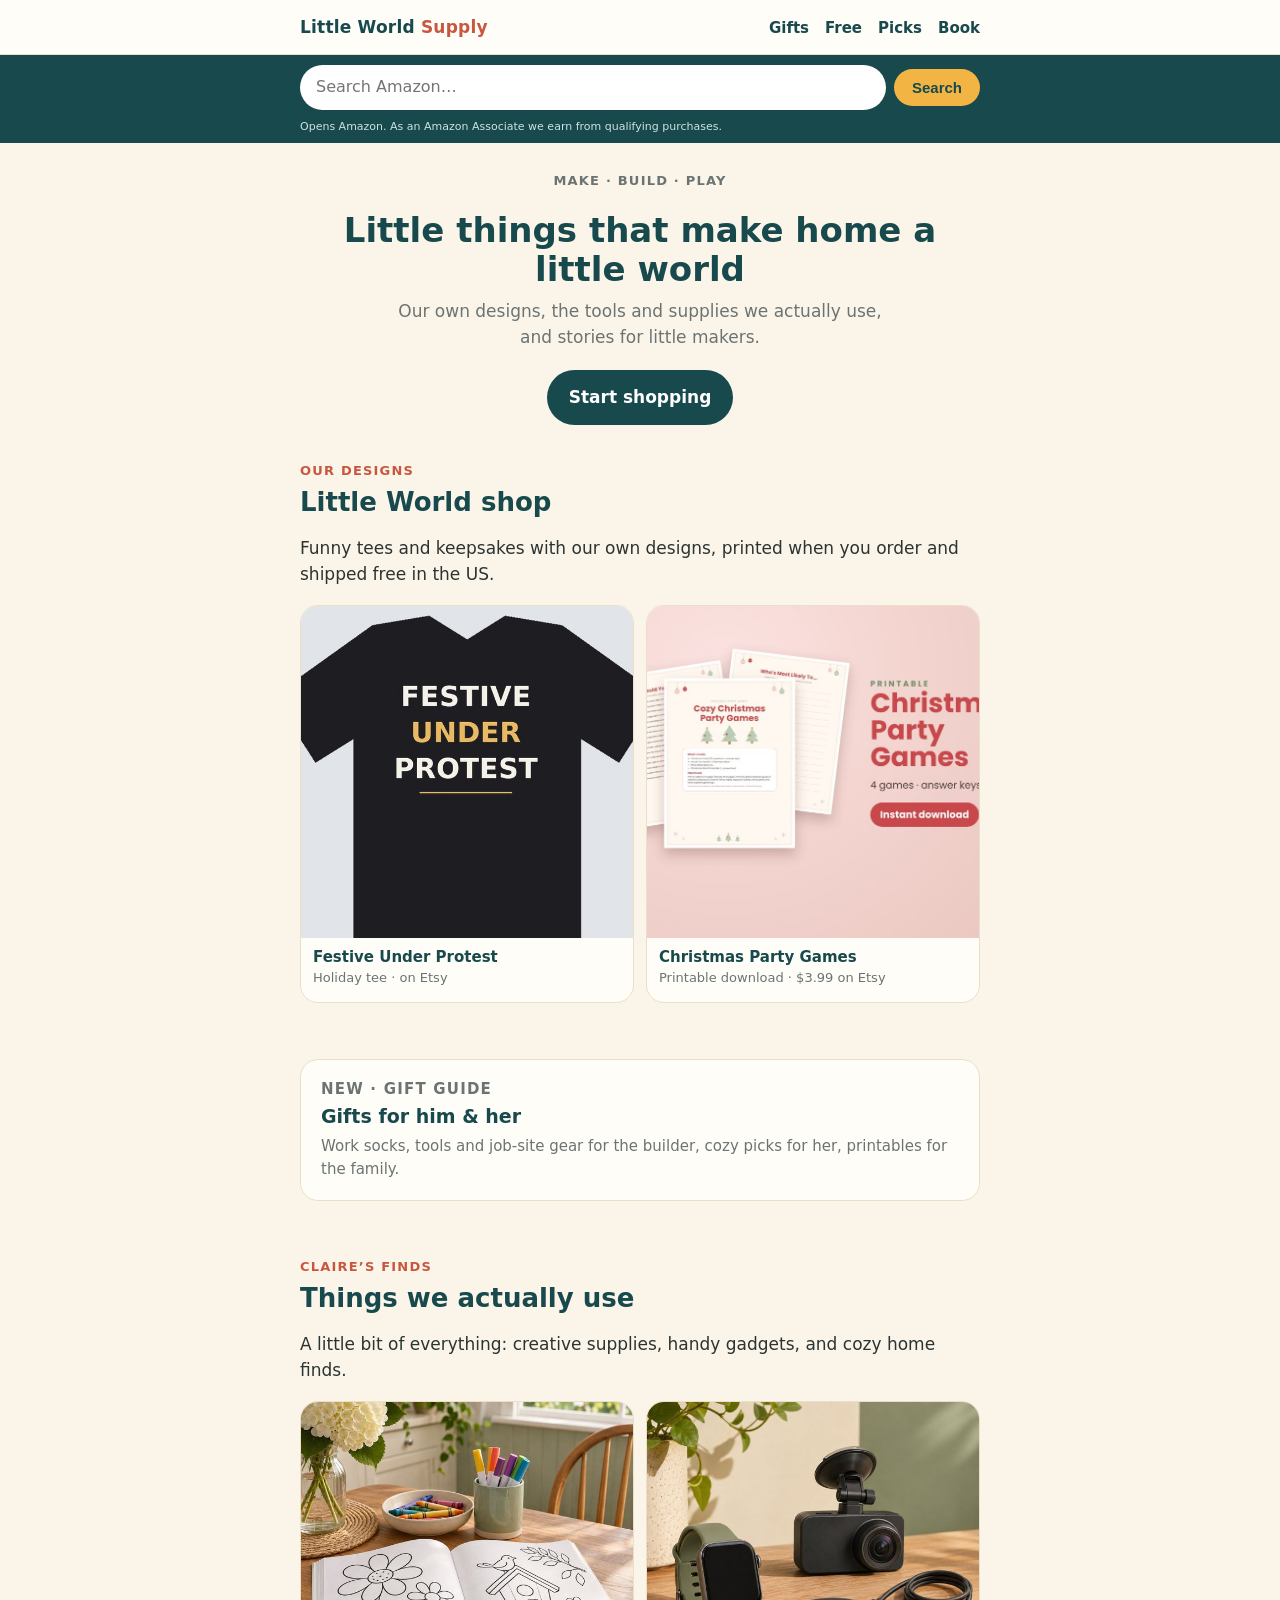
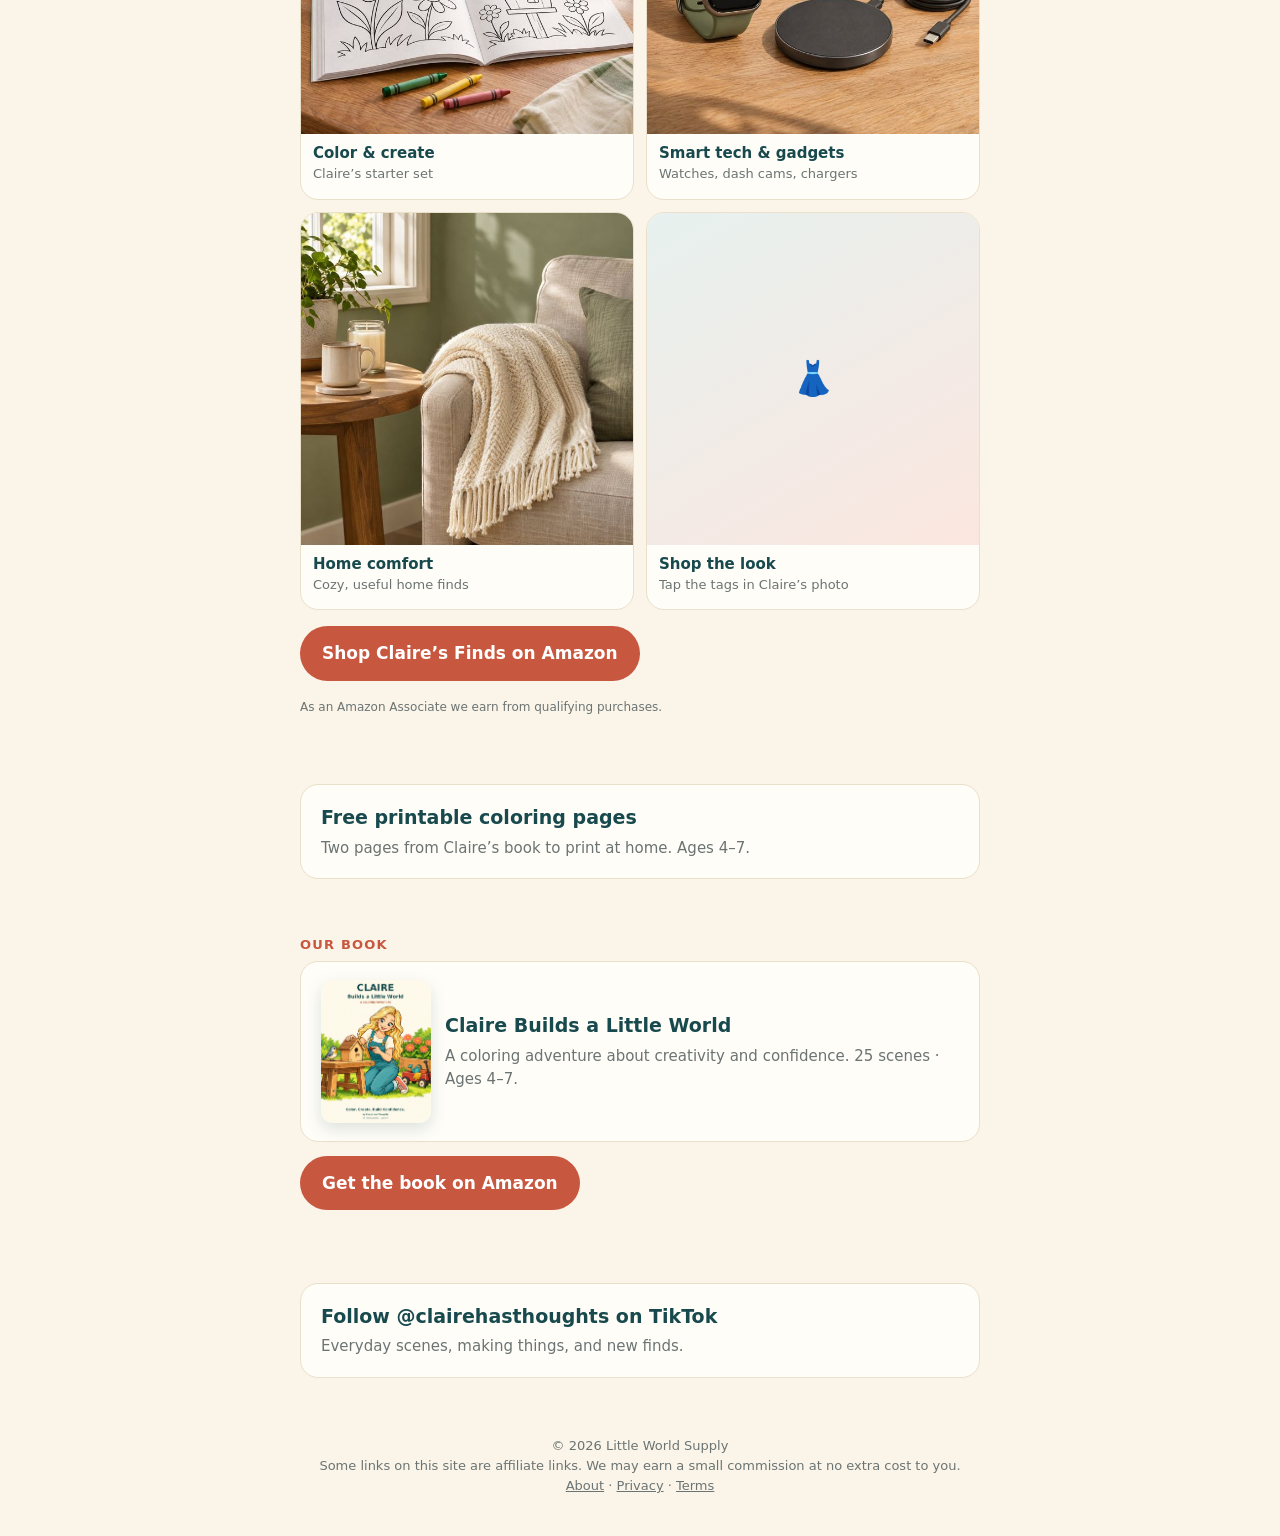
<file: index.html>
<!DOCTYPE html>
<html lang="en">
<head>
<meta charset="utf-8">
<meta name="viewport" content="width=device-width, initial-scale=1">
<title>Little World Supply · Make, build, and play</title>
<meta name="description" content="Little World Supply: our own designs, favorite maker finds, and Claire Builds a Little World.">
<link rel="canonical" href="https://littleworldsupply.com/">
<link rel="stylesheet" href="style.css">
</head>
<body>
<header class="top"><div class="wrap">
  <a class="brand" href="./">Little World <span>Supply</span></a>
  <nav><a href="gifts/">Gifts</a><a href="free/">Free</a><a href="#picks">Picks</a><a href="book/">Book</a></nav>
</div></header>
<form class="azsearch" action="https://www.amazon.com/s" method="get" target="_blank" rel="sponsored noopener" role="search">
  <div class="wrap"><label for="azq" class="sr">Search Amazon</label>
  <input id="azq" name="k" type="search" placeholder="Search Amazon…" autocomplete="off" required>
  <input type="hidden" name="tag" value="sutkostudio-20">
  <button type="submit">Search</button>
  <small>Opens Amazon. As an Amazon Associate we earn from qualifying purchases.</small></div>
</form>

<main class="wrap">
  <div class="hero">
    <p class="eyebrow">Make · Build · Play</p>
    <h1>Little things that make home a little world</h1>
    <p>Our own designs, the tools and supplies we actually use, and stories for little makers.</p>
    <a class="btn" href="#shop">Start shopping</a>
  </div>

  <!-- OUR DESIGNS: print-on-demand products go here -->
  <section id="shop">
    <p class="eyebrow">Our designs</p>
    <h2>Little World shop</h2>
    <p>Funny tees and keepsakes with our own designs, printed when you order and shipped free in the US.</p>
    <div class="grid">
      <a class="item" href="https://www.etsy.com/listing/4619294654/festive-under-protest-graphic-t-shirt" target="_blank" rel="noopener"><div class="ph"><img src="img/festive-under-protest.jpg" alt="Black t-shirt reading Festive Under Protest"></div><div class="body"><h3>Festive Under Protest</h3><p>Holiday tee · on Etsy</p></div></a>
      <a class="item" href="https://www.etsy.com/listing/4623926202/christmas-party-games-printable-bundle" target="_blank" rel="noopener"><div class="ph"><img src="img/christmas-party-games.jpg" alt="Printable Cozy Christmas Party Games: trivia, would you rather, who's most likely to, word scramble" loading="lazy"></div><div class="body"><h3>Christmas Party Games</h3><p>Printable download · $3.99 on Etsy</p></div></a>
    </div>
  </section>

  <section id="gift-guide">
    <a class="card" href="gifts/"><div><p class="eyebrow">New · Gift guide</p><h3>Gifts for him &amp; her</h3><p>Work socks, tools and job-site gear for the builder, cozy picks for her, printables for the family.</p></div></a>
  </section>

  <!-- AMAZON PICKS: Claire's Finds storefront (affiliate) -->
  <section id="picks">
    <p class="eyebrow">Claire’s Finds</p>
    <h2>Things we actually use</h2>
    <p>A little bit of everything: creative supplies, handy gadgets, and cozy home finds.</p>
    <div class="grid">
      <a class="item" href="https://www.amazon.com/shop/sutkostudio/list/J2IRPWG20PFK?ref_=aipsflist&amp;tag=sutkostudio-20&amp;originMarketplaceId=ATVPDKIKX0DER" target="_blank" rel="sponsored noopener"><div class="ph"><img src="img/picks-create.jpg" alt="Illustration: crayons, markers and a coloring book" loading="lazy"></div><div class="body"><h3>Color &amp; create</h3><p>Claire’s starter set</p></div></a>
      <a class="item" href="https://a.co/d/0aI2NIqg" target="_blank" rel="sponsored noopener"><div class="ph"><img src="img/picks-tech.jpg" alt="Illustration: smartwatch, dash cam and charger" loading="lazy"></div><div class="body"><h3>Smart tech &amp; gadgets</h3><p>Watches, dash cams, chargers</p></div></a>
      <a class="item" href="https://a.co/d/0aI2NIqg" target="_blank" rel="sponsored noopener"><div class="ph"><img src="img/picks-home.jpg" alt="Illustration: cozy chair with throw, mug and candle" loading="lazy"></div><div class="body"><h3>Home comfort</h3><p>Cozy, useful home finds</p></div></a>
      <a class="item" href="https://www.amazon.com/shop/sutkostudio/photo/amzn1.shoppablemedia.v1.05af0b0f-e3fb-4767-9537-012698eda323?ref_=aipsfphoto&amp;tag=sutkostudio-20&amp;originMarketplaceId=ATVPDKIKX0DER" target="_blank" rel="sponsored noopener"><div class="ph">👗</div><div class="body"><h3>Shop the look</h3><p>Tap the tags in Claire’s photo</p></div></a>
    </div>
    <p style="margin-top:16px"><a class="btn alt" href="https://a.co/d/0aI2NIqg" target="_blank" rel="sponsored noopener">Shop Claire’s Finds on Amazon</a></p>
    <p class="disclose">As an Amazon Associate we earn from qualifying purchases.</p>
  </section>

  <section id="free">
    <a class="card" href="free/">
      <h3>Free printable coloring pages</h3>
      <p>Two pages from Claire’s book to print at home. Ages 4–7.</p>
    </a>
  </section>

  <section id="book">
    <p class="eyebrow">Our book</p>
    <a class="card feature" href="book/">
      <img src="img/cover.jpg" alt="Cover of Claire Builds a Little World">
      <div>
        <h3>Claire Builds a Little World</h3>
        <p>A coloring adventure about creativity and confidence. 25 scenes · Ages 4–7.</p>
      </div>
    </a>
    <p style="margin-top:14px"><a class="btn alt" href="https://www.amazon.com/dp/B0HQ67LRDS?tag=sutkostudio-20" target="_blank" rel="sponsored noopener">Get the book on Amazon</a></p>
  </section>

  <section>
    <a class="card" href="https://www.tiktok.com/@clairehasthoughts">
      <h3>Follow @clairehasthoughts on TikTok</h3>
      <p>Everyday scenes, making things, and new finds.</p>
    </a>
  </section>
</main>

<footer><div class="wrap">
  © 2026 Little World Supply<br>
  Some links on this site are affiliate links. We may earn a small commission at no extra cost to you.<br>
  <a href="about/">About</a> · <a href="privacy/">Privacy</a> · <a href="terms/">Terms</a>
</div></footer>
</body>
</html>
</file>
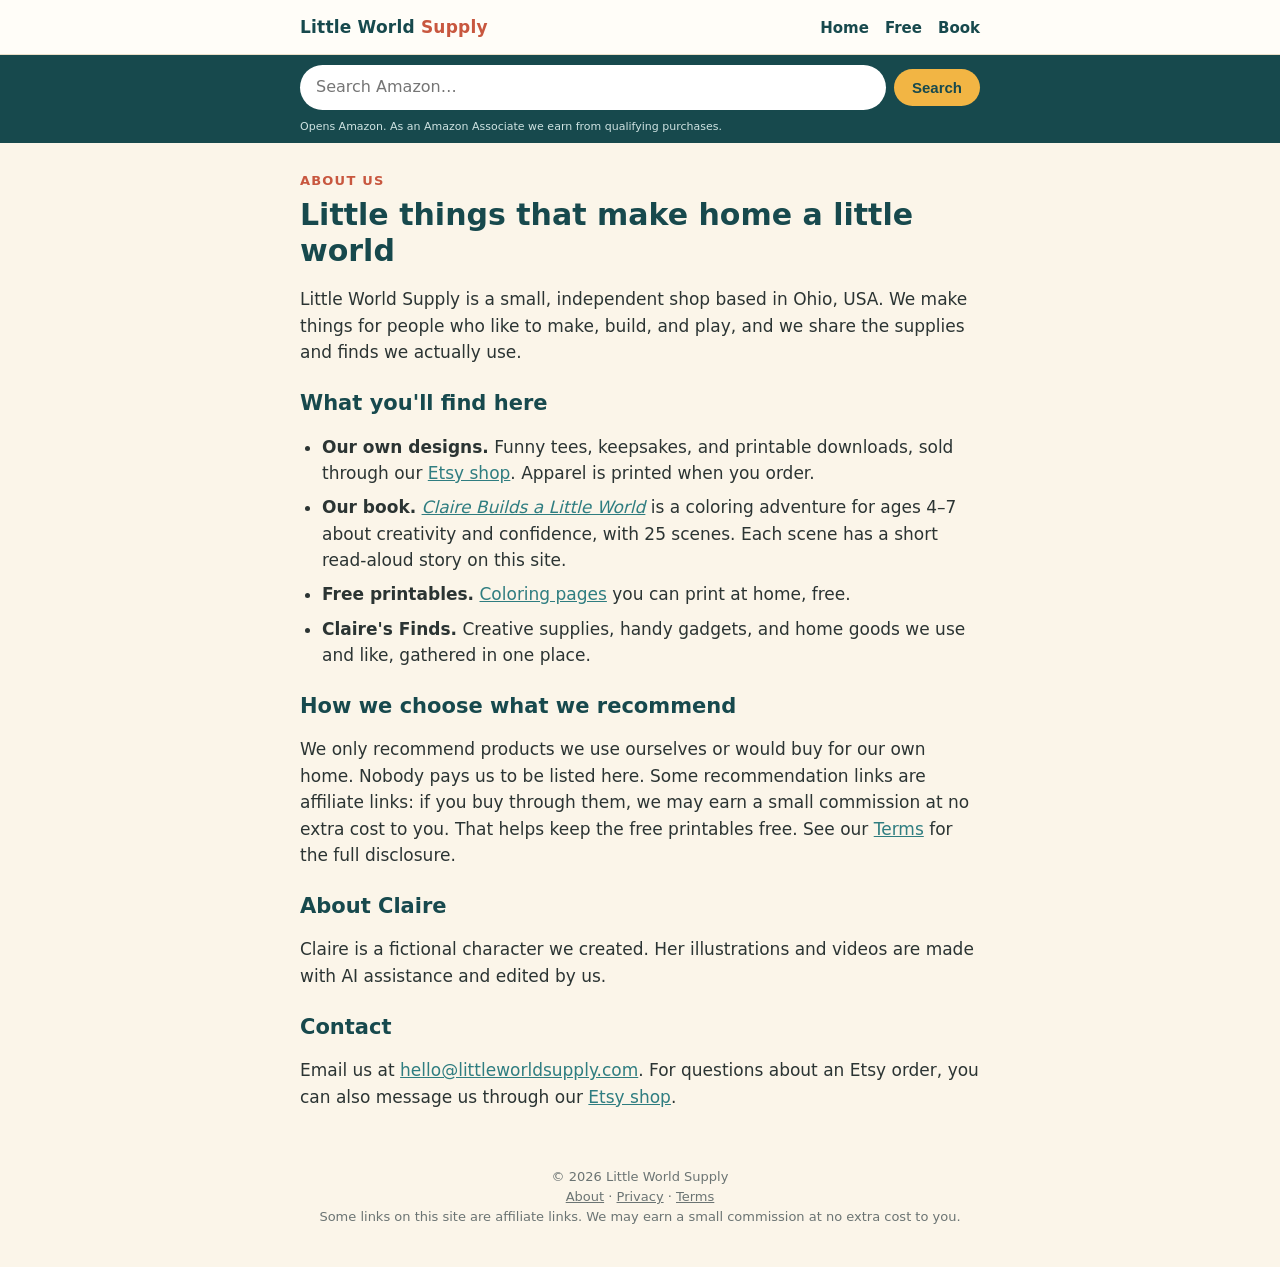
<file: about/index.html>
<!DOCTYPE html>
<html lang="en">
<head>
<meta charset="utf-8">
<meta name="viewport" content="width=device-width, initial-scale=1">
<title>About Us · Little World Supply</title>
<meta name="description" content="About Little World Supply: an independent shop for our own designs, a children's coloring book, and the supplies and finds we actually use.">
<link rel="canonical" href="https://littleworldsupply.com/about/">
<link rel="stylesheet" href="../style.css">
</head>
<body>
<header class="top"><div class="wrap">
  <a class="brand" href="../">Little World <span>Supply</span></a>
  <nav><a href="../">Home</a><a href="../free/">Free</a><a href="../book/">Book</a></nav>
</div></header>
<form class="azsearch" action="https://www.amazon.com/s" method="get" target="_blank" rel="sponsored noopener" role="search">
  <div class="wrap"><label for="azq" class="sr">Search Amazon</label>
  <input id="azq" name="k" type="search" placeholder="Search Amazon…" autocomplete="off" required>
  <input type="hidden" name="tag" value="sutkostudio-20">
  <button type="submit">Search</button>
  <small>Opens Amazon. As an Amazon Associate we earn from qualifying purchases.</small></div>
</form>

<main class="wrap page">
  <p class="eyebrow">About us</p>
  <h1>Little things that make home a little world</h1>

  <p>Little World Supply is a small, independent shop based in Ohio, USA. We make things for people who like to make, build, and play, and we share the supplies and finds we actually use.</p>

  <h2>What you'll find here</h2>
  <ul>
    <li><strong>Our own designs.</strong> Funny tees, keepsakes, and printable downloads, sold through our <a href="https://www.etsy.com/shop/LittleWorldSupply" target="_blank" rel="noopener">Etsy shop</a>. Apparel is printed when you order.</li>
    <li><strong>Our book.</strong> <a href="../book/"><em>Claire Builds a Little World</em></a> is a coloring adventure for ages 4–7 about creativity and confidence, with 25 scenes. Each scene has a short read-aloud story on this site.</li>
    <li><strong>Free printables.</strong> <a href="../free/">Coloring pages</a> you can print at home, free.</li>
    <li><strong>Claire's Finds.</strong> Creative supplies, handy gadgets, and home goods we use and like, gathered in one place.</li>
  </ul>

  <h2>How we choose what we recommend</h2>
  <p>We only recommend products we use ourselves or would buy for our own home. Nobody pays us to be listed here. Some recommendation links are affiliate links: if you buy through them, we may earn a small commission at no extra cost to you. That helps keep the free printables free. See our <a href="../terms/">Terms</a> for the full disclosure.</p>

  <h2>About Claire</h2>
  <p>Claire is a fictional character we created. Her illustrations and videos are made with AI assistance and edited by us.</p>

  <h2>Contact</h2>
  <p>Email us at <a href="mailto:hello@littleworldsupply.com">hello@littleworldsupply.com</a>. For questions about an Etsy order, you can also message us through our <a href="https://www.etsy.com/shop/LittleWorldSupply" target="_blank" rel="noopener">Etsy shop</a>.</p>
</main>

<footer><div class="wrap">
  © 2026 Little World Supply<br>
  <a href="../about/">About</a> · <a href="../privacy/">Privacy</a> · <a href="../terms/">Terms</a><br>
  Some links on this site are affiliate links. We may earn a small commission at no extra cost to you.
</div></footer>
</body>
</html>
</file>
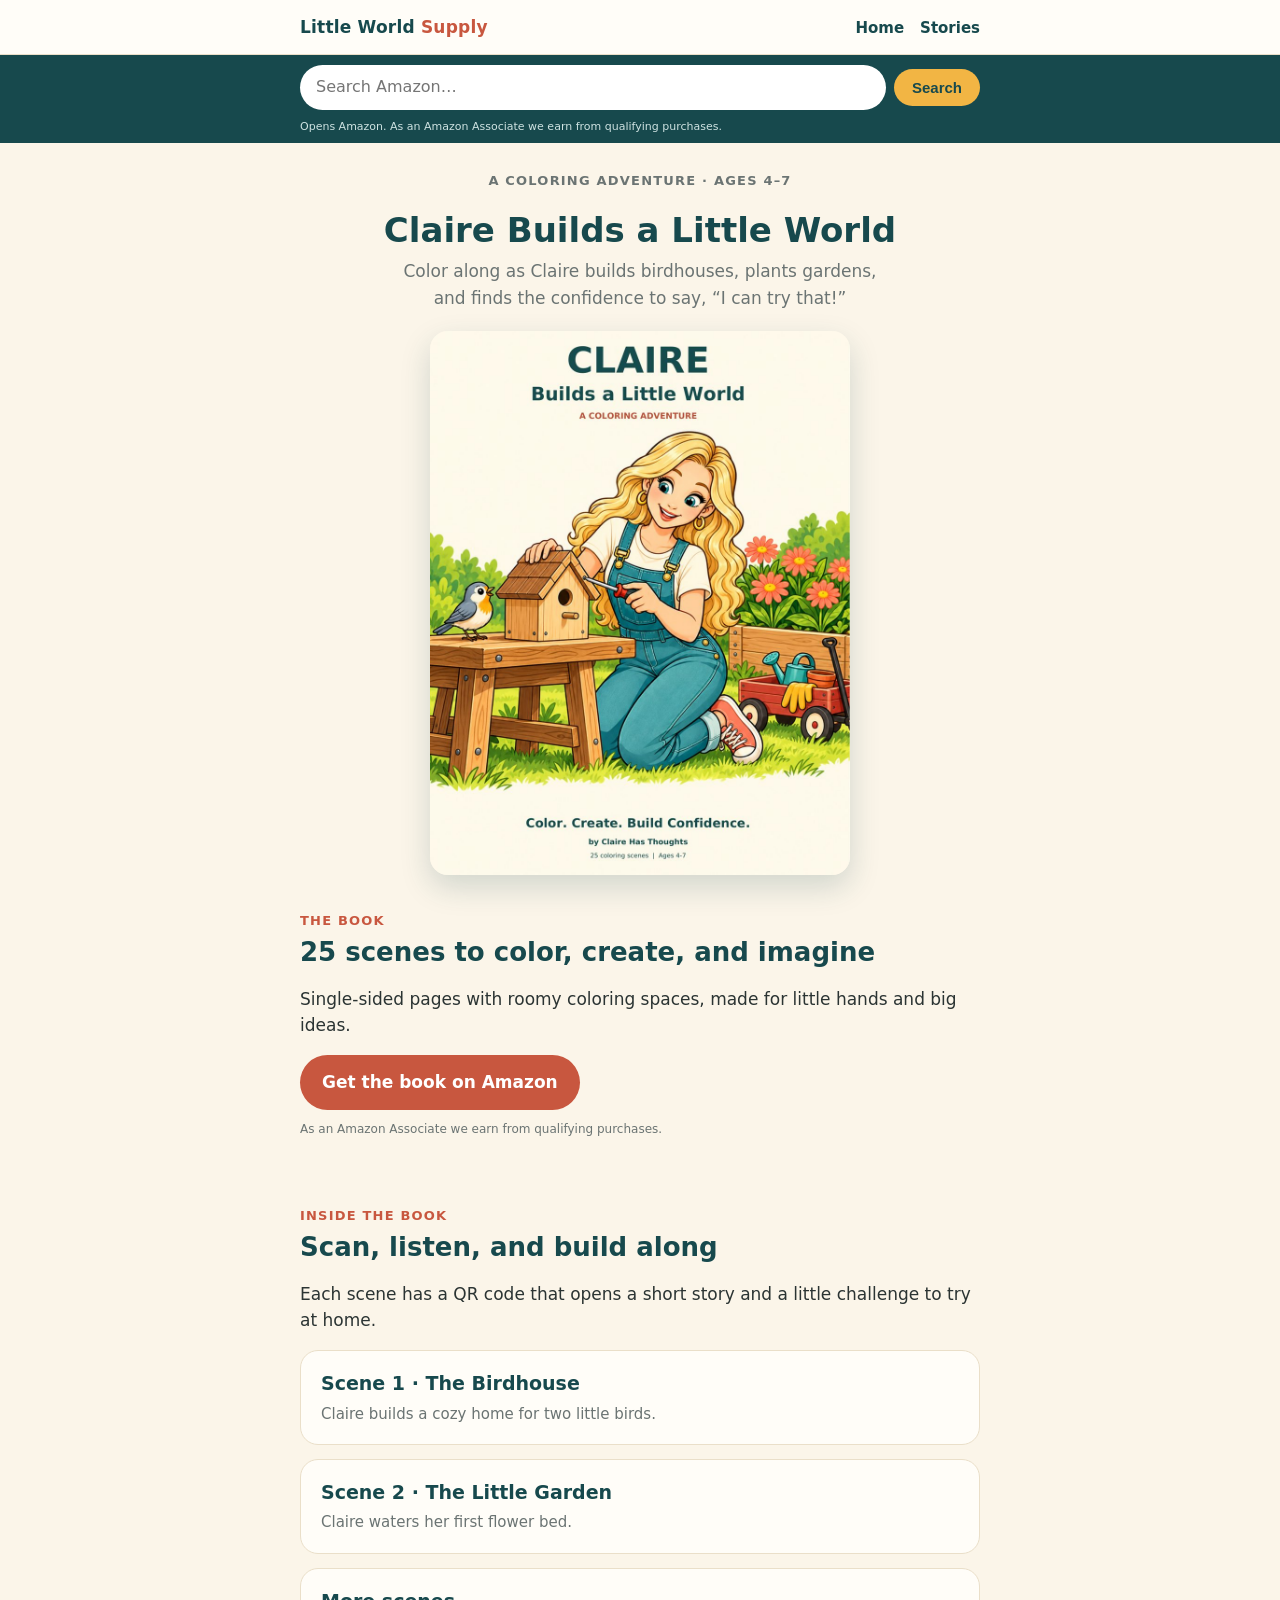
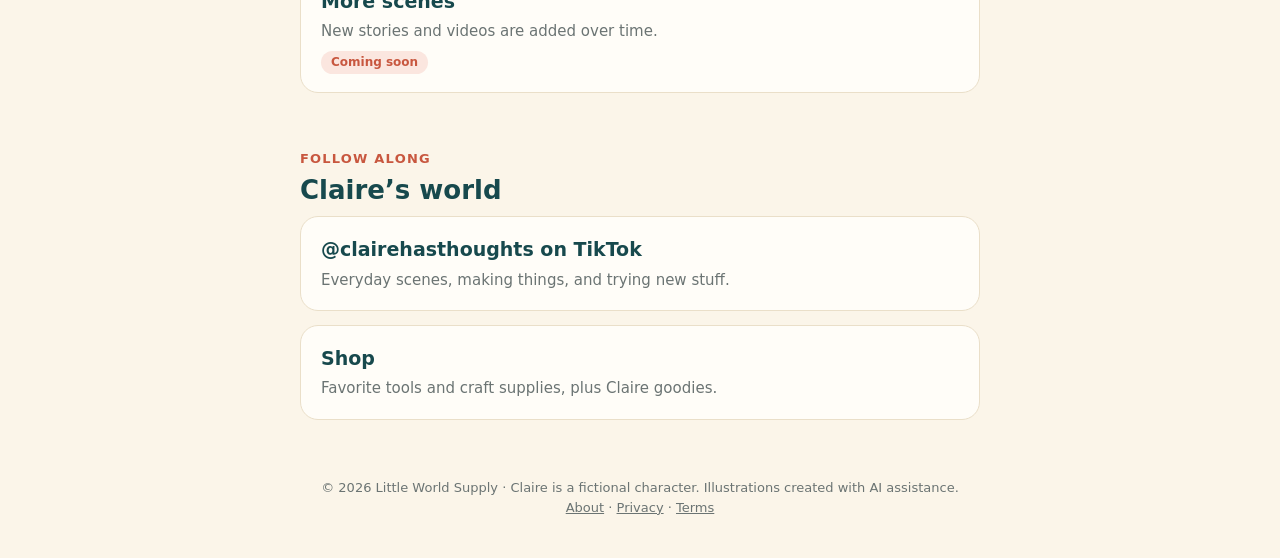
<file: book/index.html>
<!DOCTYPE html>
<html lang="en">
<head>
<meta charset="utf-8">
<meta name="viewport" content="width=device-width, initial-scale=1">
<title>Little World Supply · Claire Builds a Little World</title>
<meta name="description" content="Home of Claire Builds a Little World, a coloring adventure for ages 4–7, with companion stories and videos.">
<meta property="og:title" content="Claire Builds a Little World">
<meta property="og:description" content="A coloring adventure about creativity and building confidence. Ages 4–7.">
<meta property="og:image" content="https://littleworldsupply.com/img/cover.jpg">
<link rel="canonical" href="https://littleworldsupply.com/book/">
<link rel="stylesheet" href="../style.css">
</head>
<body>
<header class="top"><div class="wrap">
  <a class="brand" href="../">Little World <span>Supply</span></a>
  <nav><a href="../">Home</a><a href="#stories">Stories</a></nav>
</div></header>
<form class="azsearch" action="https://www.amazon.com/s" method="get" target="_blank" rel="sponsored noopener" role="search">
  <div class="wrap"><label for="azq" class="sr">Search Amazon</label>
  <input id="azq" name="k" type="search" placeholder="Search Amazon…" autocomplete="off" required>
  <input type="hidden" name="tag" value="sutkostudio-20">
  <button type="submit">Search</button>
  <small>Opens Amazon. As an Amazon Associate we earn from qualifying purchases.</small></div>
</form>

<main class="wrap">
  <div class="hero">
    <p class="eyebrow">A coloring adventure · Ages 4–7</p>
    <h1>Claire Builds a Little World</h1>
    <p>Color along as Claire builds birdhouses, plants gardens, and finds the confidence to say, “I can try that!”</p>
    <img class="cover" src="../img/cover.jpg" alt="Cover of Claire Builds a Little World: Claire building a birdhouse in a sunny garden">
  </div>

  <section id="book">
    <p class="eyebrow">The book</p>
    <h2>25 scenes to color, create, and imagine</h2>
    <p>Single-sided pages with roomy coloring spaces, made for little hands and big ideas.</p>
    <a class="btn alt" href="https://www.amazon.com/dp/B0HQ67LRDS?tag=sutkostudio-20" target="_blank" rel="sponsored noopener">Get the book on Amazon</a>
    <p class="disclose">As an Amazon Associate we earn from qualifying purchases.</p>
  </section>

  <section id="stories">
    <p class="eyebrow">Inside the book</p>
    <h2>Scan, listen, and build along</h2>
    <p>Each scene has a QR code that opens a short story and a little challenge to try at home.</p>
    <div class="cards">
      <a class="card" href="../s/1/">
        <h3>Scene 1 · The Birdhouse</h3>
        <p>Claire builds a cozy home for two little birds.</p>
      </a>
      <a class="card" href="../s/2/">
        <h3>Scene 2 · The Little Garden</h3>
        <p>Claire waters her first flower bed.</p>
      </a>
      <div class="card">
        <h3>More scenes</h3>
        <p>New stories and videos are added over time.</p>
        <span class="soon">Coming soon</span>
      </div>
    </div>
  </section>

  <section id="more">
    <p class="eyebrow">Follow along</p>
    <h2>Claire’s world</h2>
    <div class="cards">
      <a class="card" href="https://www.tiktok.com/@clairehasthoughts">
        <h3>@clairehasthoughts on TikTok</h3>
        <p>Everyday scenes, making things, and trying new stuff.</p>
      </a>
      <a class="card" href="../#picks">
        <h3>Shop</h3>
        <p>Favorite tools and craft supplies, plus Claire goodies.</p>
      </a>
    </div>
  </section>
</main>

<footer><div class="wrap">
  © 2026 Little World Supply · Claire is a fictional character. Illustrations created with AI assistance.<br>
  <a href="../about/">About</a> · <a href="../privacy/">Privacy</a> · <a href="../terms/">Terms</a>
</div></footer>
</body>
</html>
</file>
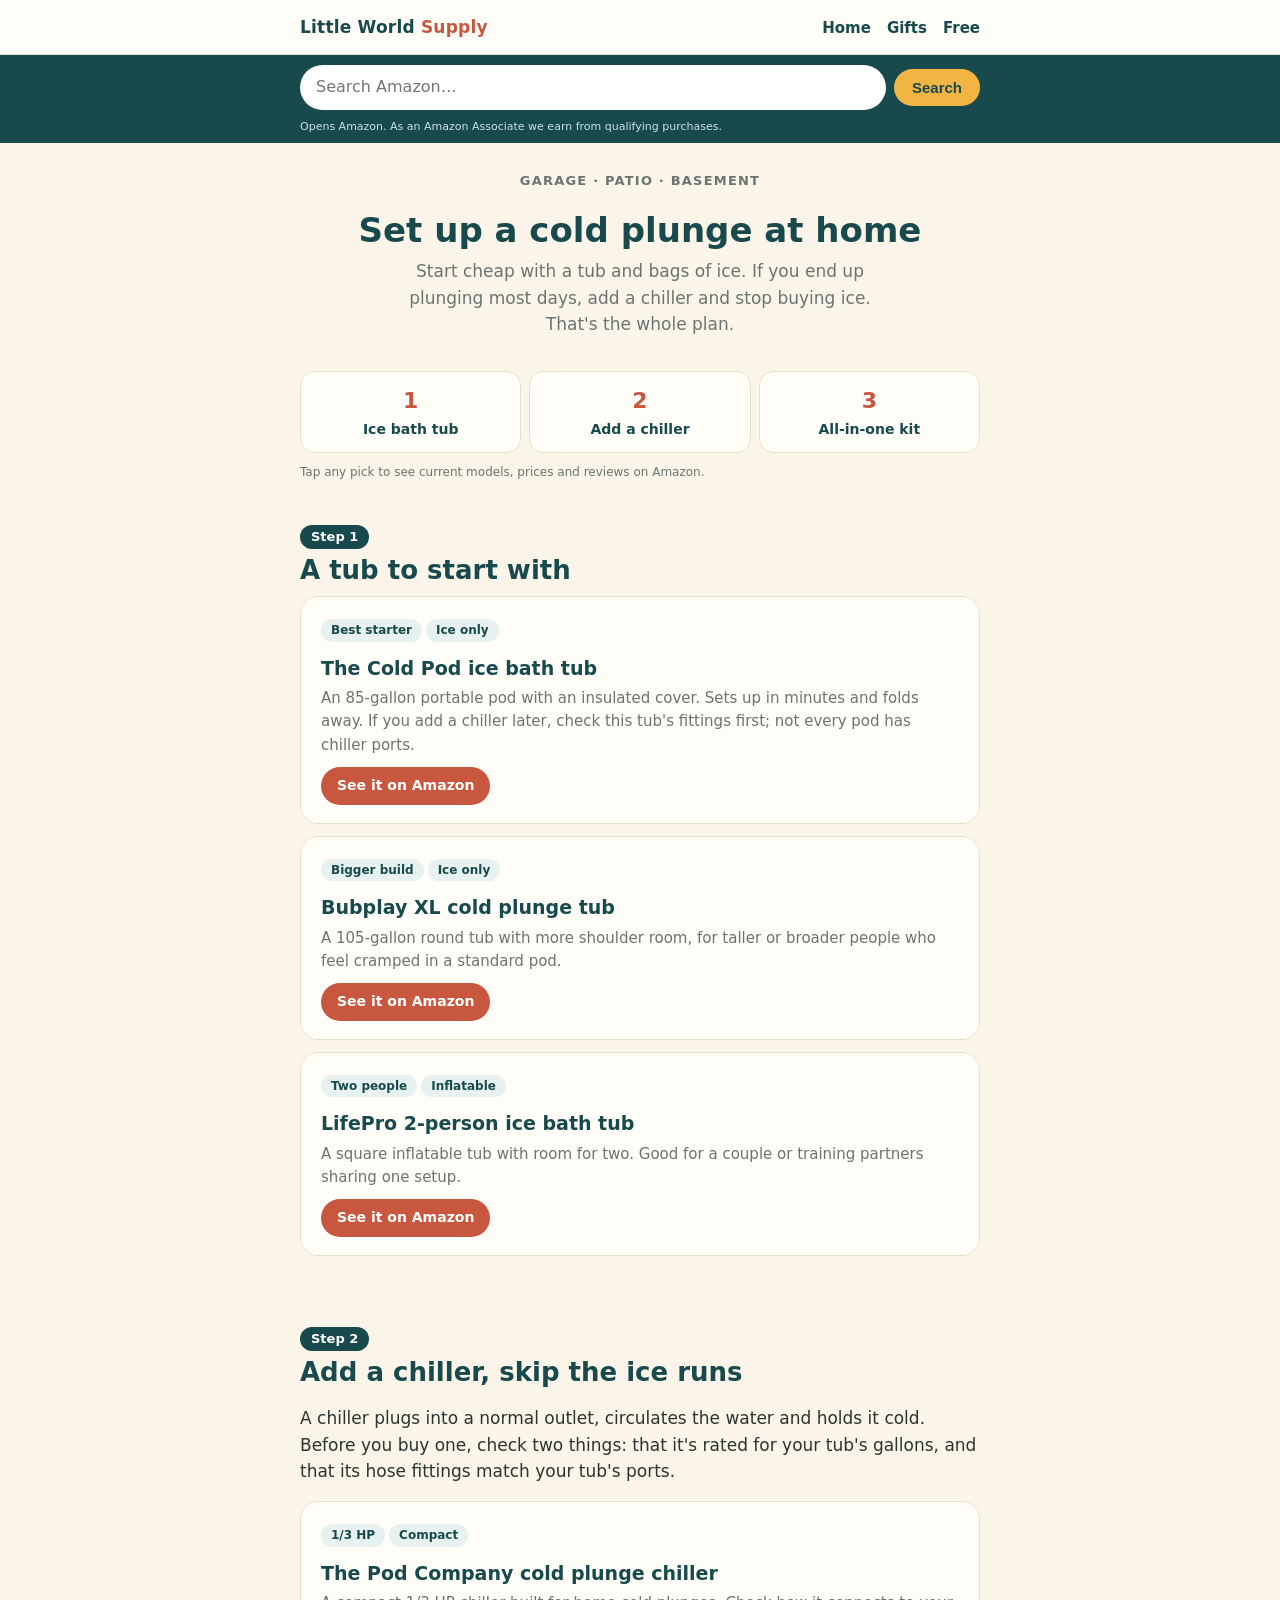
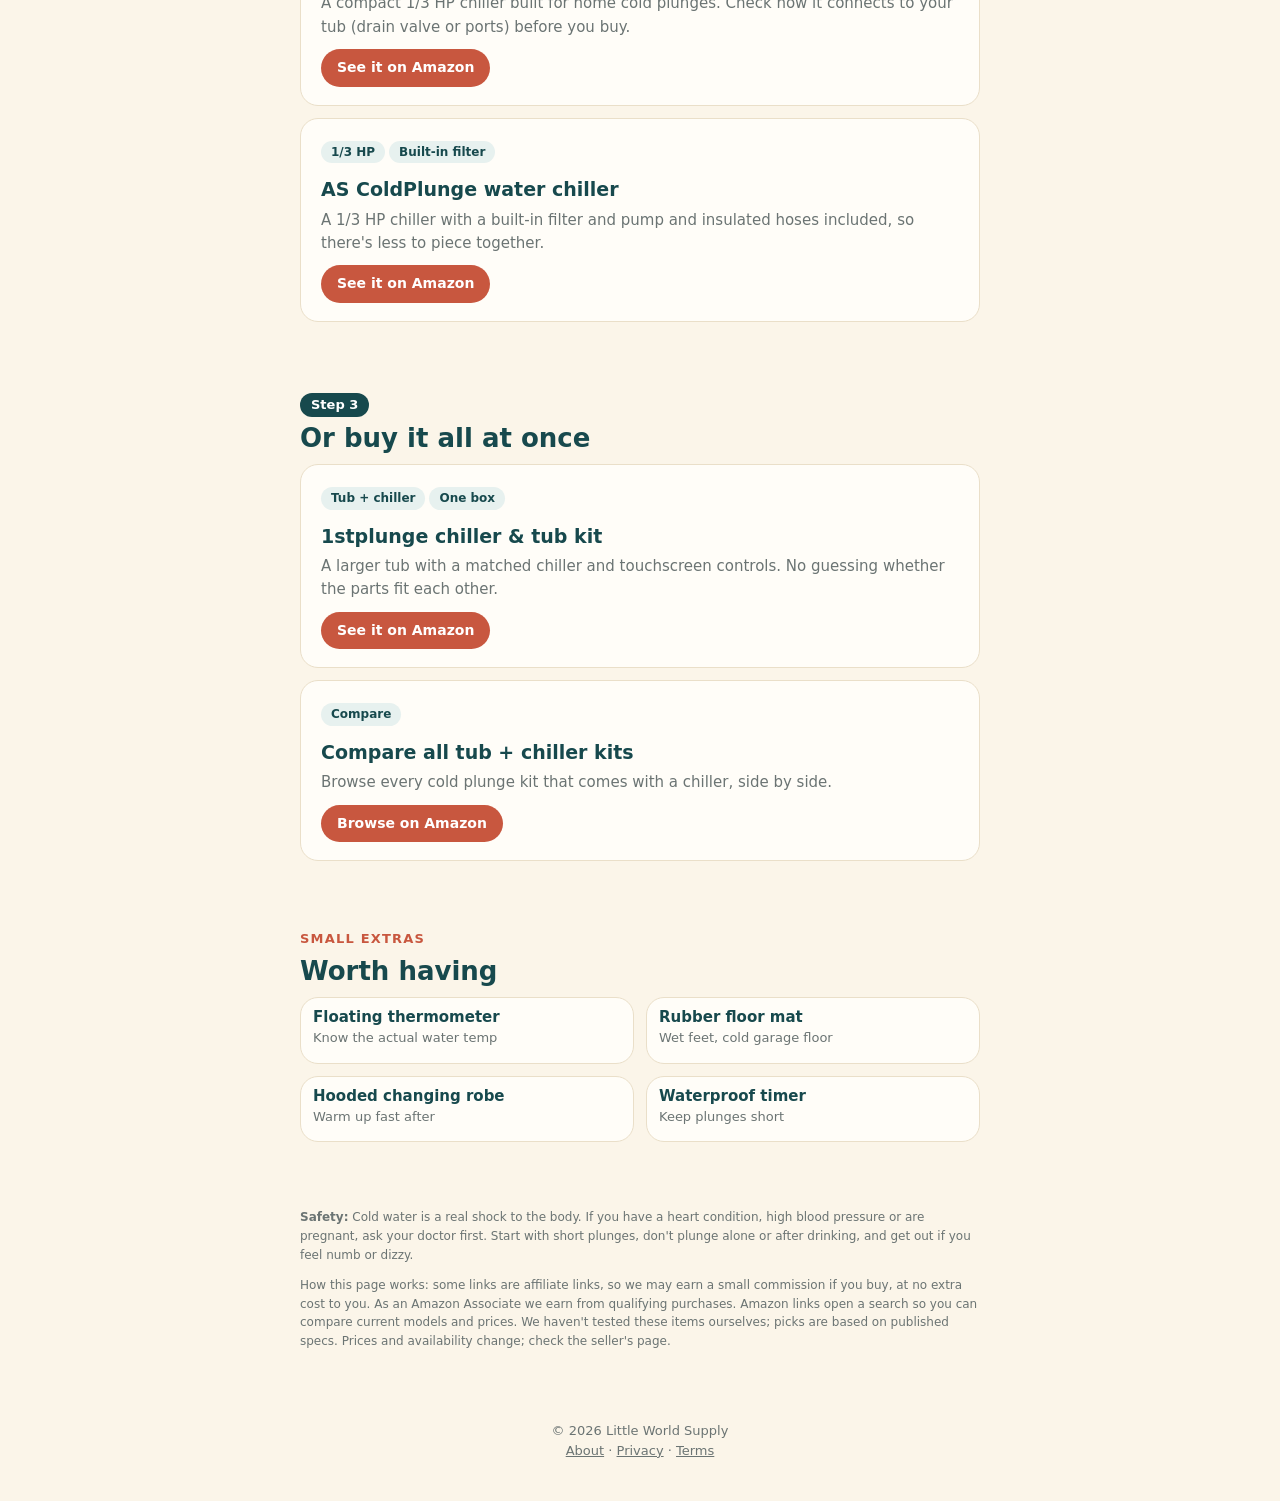
<file: cold-plunge/index.html>
<!DOCTYPE html>
<html lang="en">
<head>
<meta charset="utf-8">
<meta name="viewport" content="width=device-width, initial-scale=1">
<title>Home Cold Plunge Setup: Ice Bath Tubs, Chillers &amp; Kits · Little World Supply</title>
<meta name="description" content="A short, practical guide to a home cold plunge: a starter ice bath tub, a bigger tub, add-on chillers so you stop buying ice, and all-in-one kits. Garage, patio or basement.">
<meta property="og:title" content="Home Cold Plunge Setup: Tubs, Chillers &amp; Kits">
<meta property="og:description" content="Start with an ice bath tub, add a chiller when you're plunging every day. A short list, no filler.">
<link rel="canonical" href="https://littleworldsupply.com/cold-plunge/">
<link rel="stylesheet" href="../style.css">
<style>
.step{display:inline-block;background:var(--teal);color:#fff;font-weight:800;font-size:13px;border-radius:99px;padding:2px 11px;margin-bottom:6px}
.pick{display:block;background:var(--paper);border:1px solid #eadfc9;border-radius:var(--radius);padding:18px 20px;text-decoration:none;color:inherit;margin-bottom:12px}
.pick h3{margin:0 0 4px;color:var(--teal);font-size:19px}
.pick p{margin:0 0 10px;color:var(--muted);font-size:15px}
.pick .go{display:inline-block;background:var(--coral);color:#fff;font-weight:800;font-size:14px;border-radius:99px;padding:8px 16px}
.tags{margin:0 0 8px}
.tags span{display:inline-block;font-size:12px;font-weight:800;color:var(--teal);background:#e7f1ef;border-radius:99px;padding:2px 10px;margin:0 4px 4px 0}
.path{display:grid;grid-template-columns:repeat(3,1fr);gap:8px;text-align:center;margin:6px 0 4px}
.path div{background:var(--paper);border:1px solid #eadfc9;border-radius:14px;padding:12px 6px;font-size:14px;font-weight:700;color:var(--teal)}
.path b{display:block;font-size:22px;color:var(--coral)}
</style>
</head>
<body>
<header class="top"><div class="wrap">
  <a class="brand" href="../">Little World <span>Supply</span></a>
  <nav><a href="../">Home</a><a href="../gifts/">Gifts</a><a href="../free/">Free</a></nav>
</div></header>
<form class="azsearch" action="https://www.amazon.com/s" method="get" target="_blank" rel="sponsored noopener" role="search">
  <div class="wrap"><label for="azq" class="sr">Search Amazon</label>
  <input id="azq" name="k" type="search" placeholder="Search Amazon…" autocomplete="off" required>
  <input type="hidden" name="tag" value="sutkostudio-20">
  <button type="submit">Search</button>
  <small>Opens Amazon. As an Amazon Associate we earn from qualifying purchases.</small></div>
</form>

<main class="wrap">
  <div class="hero">
    <p class="eyebrow">Garage · patio · basement</p>
    <h1>Set up a cold plunge at home</h1>
    <p>Start cheap with a tub and bags of ice. If you end up plunging most days, add a chiller and stop buying ice. That's the whole plan.</p>
  </div>

  <div class="path">
    <div><b>1</b>Ice bath tub</div>
    <div><b>2</b>Add a chiller</div>
    <div><b>3</b>All-in-one kit</div>
  </div>
  <p class="disclose">Tap any pick to see current models, prices and reviews on Amazon.</p>

  <section id="tubs">
    <span class="step">Step 1</span>
    <h2>A tub to start with</h2>
    <a class="pick" href="https://www.amazon.com/s?k=The+Cold+Pod+ice+bath+tub+85+gallon&amp;tag=sutkostudio-20" target="_blank" rel="sponsored noopener">
      <div class="tags"><span>Best starter</span><span>Ice only</span></div>
      <h3>The Cold Pod ice bath tub</h3>
      <p>An 85-gallon portable pod with an insulated cover. Sets up in minutes and folds away. If you add a chiller later, check this tub's fittings first; not every pod has chiller ports.</p>
      <span class="go">See it on Amazon</span>
    </a>
    <a class="pick" href="https://www.amazon.com/s?k=Bubplay+XL+cold+plunge+tub+105+gallon&amp;tag=sutkostudio-20" target="_blank" rel="sponsored noopener">
      <div class="tags"><span>Bigger build</span><span>Ice only</span></div>
      <h3>Bubplay XL cold plunge tub</h3>
      <p>A 105-gallon round tub with more shoulder room, for taller or broader people who feel cramped in a standard pod.</p>
      <span class="go">See it on Amazon</span>
    </a>
    <a class="pick" href="https://www.amazon.com/s?k=LifePro+2+person+portable+ice+bath+tub&amp;tag=sutkostudio-20" target="_blank" rel="sponsored noopener">
      <div class="tags"><span>Two people</span><span>Inflatable</span></div>
      <h3>LifePro 2-person ice bath tub</h3>
      <p>A square inflatable tub with room for two. Good for a couple or training partners sharing one setup.</p>
      <span class="go">See it on Amazon</span>
    </a>
  </section>

  <section id="chillers">
    <span class="step">Step 2</span>
    <h2>Add a chiller, skip the ice runs</h2>
    <p>A chiller plugs into a normal outlet, circulates the water and holds it cold. Before you buy one, check two things: that it's rated for your tub's gallons, and that its hose fittings match your tub's ports.</p>
    <a class="pick" href="https://www.amazon.com/s?k=Pod+Company+water+chiller+1%2F3+HP+cold+plunge&amp;tag=sutkostudio-20" target="_blank" rel="sponsored noopener">
      <div class="tags"><span>1/3 HP</span><span>Compact</span></div>
      <h3>The Pod Company cold plunge chiller</h3>
      <p>A compact 1/3 HP chiller built for home cold plunges. Check how it connects to your tub (drain valve or ports) before you buy.</p>
      <span class="go">See it on Amazon</span>
    </a>
    <a class="pick" href="https://www.amazon.com/s?k=AS+ColdPlunge+water+chiller+1%2F3+HP+filter&amp;tag=sutkostudio-20" target="_blank" rel="sponsored noopener">
      <div class="tags"><span>1/3 HP</span><span>Built-in filter</span></div>
      <h3>AS ColdPlunge water chiller</h3>
      <p>A 1/3 HP chiller with a built-in filter and pump and insulated hoses included, so there's less to piece together.</p>
      <span class="go">See it on Amazon</span>
    </a>
  </section>

  <section id="kits">
    <span class="step">Step 3</span>
    <h2>Or buy it all at once</h2>
    <a class="pick" href="https://www.amazon.com/s?k=1stplunge+chiller+and+tub+kit&amp;tag=sutkostudio-20" target="_blank" rel="sponsored noopener">
      <div class="tags"><span>Tub + chiller</span><span>One box</span></div>
      <h3>1stplunge chiller &amp; tub kit</h3>
      <p>A larger tub with a matched chiller and touchscreen controls. No guessing whether the parts fit each other.</p>
      <span class="go">See it on Amazon</span>
    </a>
    <a class="pick" href="https://www.amazon.com/s?k=cold+plunge+tub+with+chiller&amp;tag=sutkostudio-20" target="_blank" rel="sponsored noopener">
      <div class="tags"><span>Compare</span></div>
      <h3>Compare all tub + chiller kits</h3>
      <p>Browse every cold plunge kit that comes with a chiller, side by side.</p>
      <span class="go">Browse on Amazon</span>
    </a>
  </section>

  <section id="extras">
    <p class="eyebrow">Small extras</p>
    <h2>Worth having</h2>
    <div class="grid">
      <a class="item" href="https://www.amazon.com/s?k=floating+pool+thermometer&amp;tag=sutkostudio-20" target="_blank" rel="sponsored noopener"><div class="body"><h3>Floating thermometer</h3><p>Know the actual water temp</p></div></a>
      <a class="item" href="https://www.amazon.com/s?k=anti+fatigue+outdoor+rubber+mat&amp;tag=sutkostudio-20" target="_blank" rel="sponsored noopener"><div class="body"><h3>Rubber floor mat</h3><p>Wet feet, cold garage floor</p></div></a>
      <a class="item" href="https://www.amazon.com/s?k=hooded+changing+robe+towel&amp;tag=sutkostudio-20" target="_blank" rel="sponsored noopener"><div class="body"><h3>Hooded changing robe</h3><p>Warm up fast after</p></div></a>
      <a class="item" href="https://www.amazon.com/s?k=waterproof+timer+digital&amp;tag=sutkostudio-20" target="_blank" rel="sponsored noopener"><div class="body"><h3>Waterproof timer</h3><p>Keep plunges short</p></div></a>
    </div>
  </section>

  <section>
    <p class="disclose"><b>Safety:</b> Cold water is a real shock to the body. If you have a heart condition, high blood pressure or are pregnant, ask your doctor first. Start with short plunges, don't plunge alone or after drinking, and get out if you feel numb or dizzy.</p>
    <p class="disclose">How this page works: some links are affiliate links, so we may earn a small commission if you buy, at no extra cost to you. As an Amazon Associate we earn from qualifying purchases. Amazon links open a search so you can compare current models and prices. We haven't tested these items ourselves; picks are based on published specs. Prices and availability change; check the seller's page.</p>
  </section>
</main>

<footer><div class="wrap">© 2026 Little World Supply<br>
  <a href="../about/">About</a> · <a href="../privacy/">Privacy</a> · <a href="../terms/">Terms</a>
</div></footer>
</body>
</html>
</file>
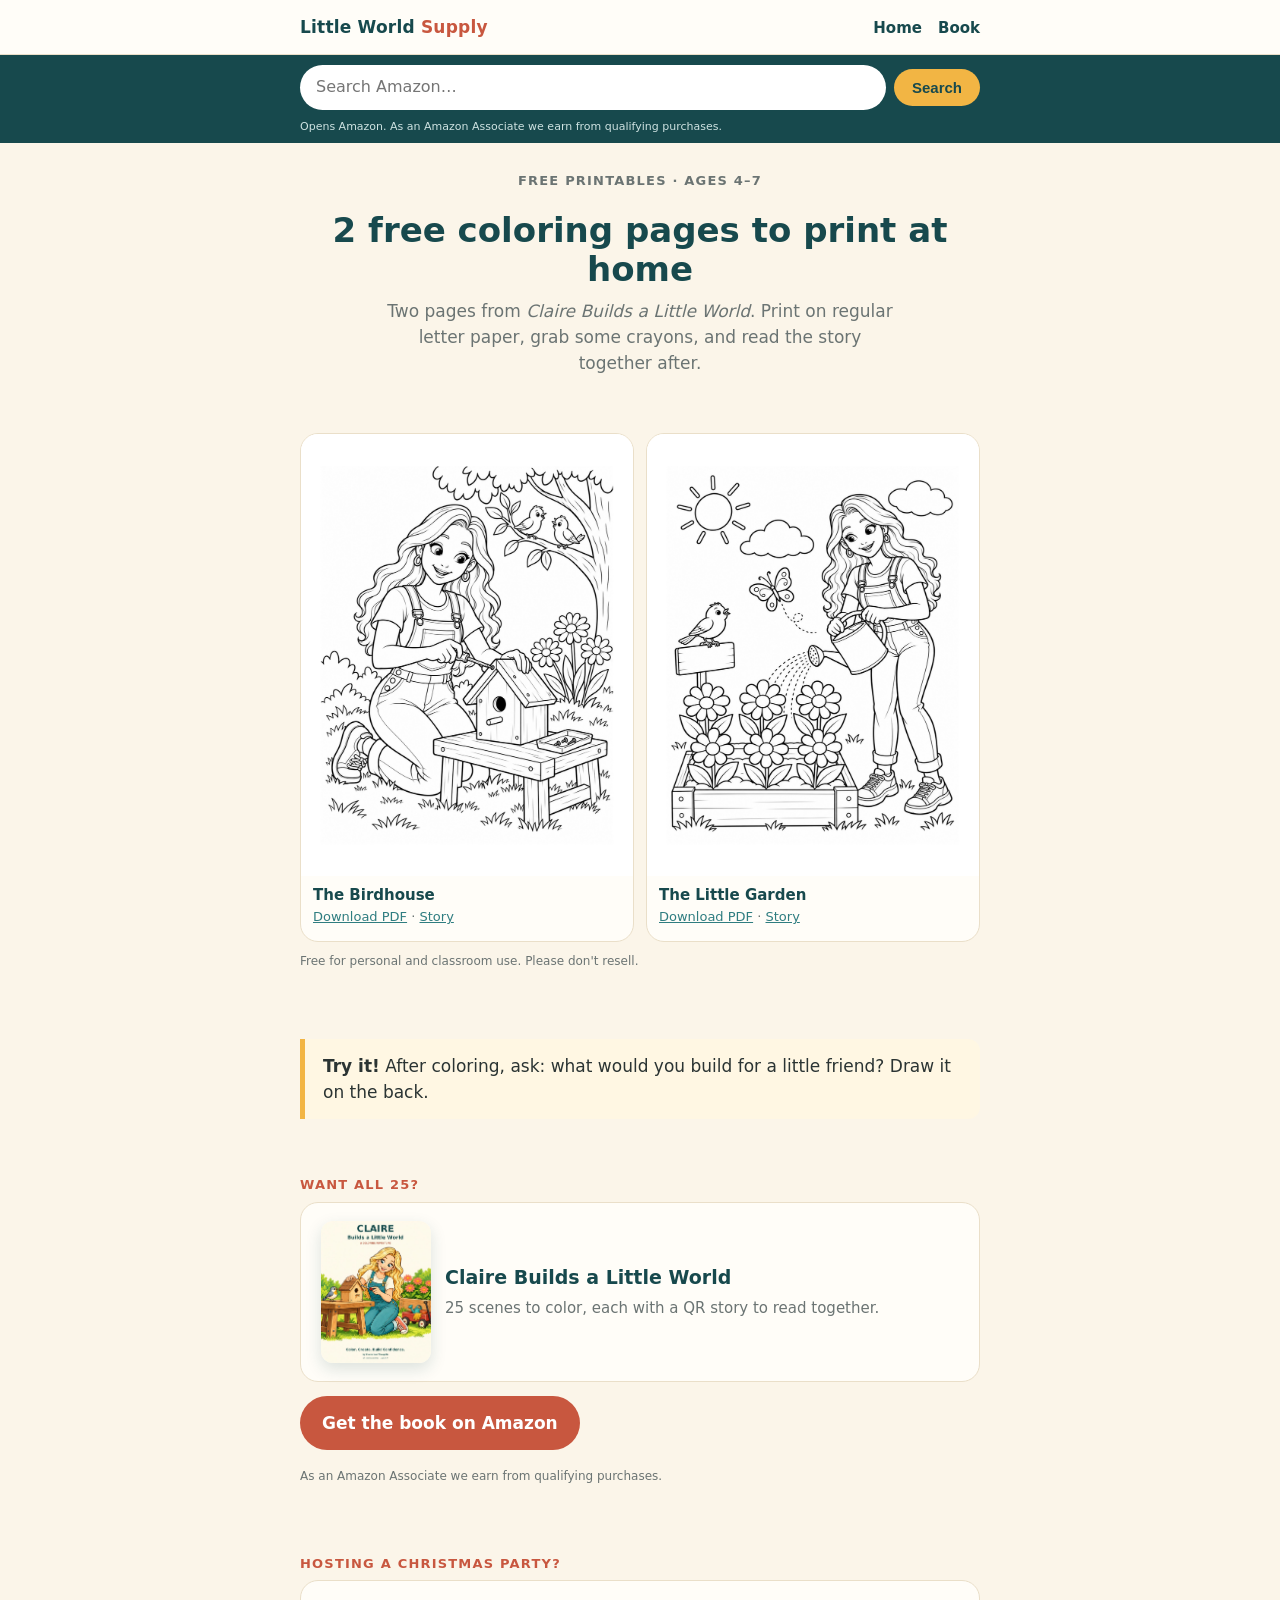
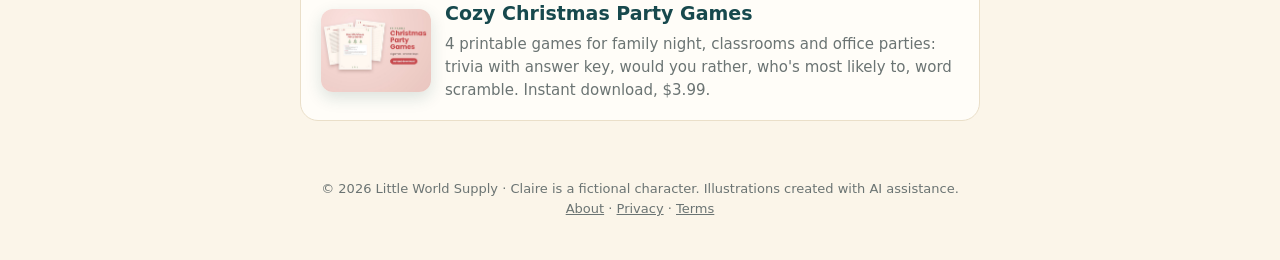
<file: free/index.html>
<!DOCTYPE html>
<html lang="en">
<head>
<meta charset="utf-8">
<meta name="viewport" content="width=device-width, initial-scale=1">
<title>Free Printable Coloring Pages for Kids 4–7 · Little World Supply</title>
<meta name="description" content="Two free printable coloring pages for kids ages 4–7: Claire building a birdhouse and watering a spring garden. Print at home, with a short read-aloud story for each.">
<meta property="og:title" content="2 Free Printable Coloring Pages for Kids">
<meta property="og:description" content="Birdhouse and spring garden coloring pages from Claire Builds a Little World. Free to print at home.">
<meta property="og:image" content="https://littleworldsupply.com/img/free-birdhouse.png">
<link rel="canonical" href="https://littleworldsupply.com/free/">
<link rel="stylesheet" href="../style.css">
</head>
<body>
<header class="top"><div class="wrap">
  <a class="brand" href="../">Little World <span>Supply</span></a>
  <nav><a href="../">Home</a><a href="../book/">Book</a></nav>
</div></header>
<form class="azsearch" action="https://www.amazon.com/s" method="get" target="_blank" rel="sponsored noopener" role="search">
  <div class="wrap"><label for="azq" class="sr">Search Amazon</label>
  <input id="azq" name="k" type="search" placeholder="Search Amazon…" autocomplete="off" required>
  <input type="hidden" name="tag" value="sutkostudio-20">
  <button type="submit">Search</button>
  <small>Opens Amazon. As an Amazon Associate we earn from qualifying purchases.</small></div>
</form>

<main class="wrap">
  <div class="hero">
    <p class="eyebrow">Free printables · Ages 4–7</p>
    <h1>2 free coloring pages to print at home</h1>
    <p>Two pages from <em>Claire Builds a Little World</em>. Print on regular letter paper, grab some crayons, and read the story together after.</p>
  </div>

  <section>
    <div class="grid">
      <div class="item">
        <div class="ph" style="aspect-ratio:3/4;background:#fff"><img src="../img/free-birdhouse.png" alt="Coloring page: Claire building a wooden birdhouse while two birds watch"></div>
        <div class="body">
          <h3>The Birdhouse</h3>
          <p><a href="claire-birdhouse-coloring-page.pdf" download>Download PDF</a> · <a href="../s/1/">Story</a></p>
        </div>
      </div>
      <div class="item">
        <div class="ph" style="aspect-ratio:3/4;background:#fff"><img src="../img/free-garden.png" alt="Coloring page: Claire watering flowers in a raised garden bed"></div>
        <div class="body">
          <h3>The Little Garden</h3>
          <p><a href="claire-garden-coloring-page.pdf" download>Download PDF</a> · <a href="../s/2/">Story</a></p>
        </div>
      </div>
    </div>
    <p class="disclose">Free for personal and classroom use. Please don't resell.</p>
  </section>

  <section>
    <div class="try"><strong>Try it!</strong> After coloring, ask: what would you build for a little friend? Draw it on the back.</div>
  </section>

  <section>
    <p class="eyebrow">Want all 25?</p>
    <a class="card feature" href="../book/">
      <img src="../img/cover.jpg" alt="Cover of Claire Builds a Little World">
      <div>
        <h3>Claire Builds a Little World</h3>
        <p>25 scenes to color, each with a QR story to read together.</p>
      </div>
    </a>
    <p style="margin-top:14px"><a class="btn alt" href="https://www.amazon.com/dp/B0HQ67LRDS?tag=sutkostudio-20" target="_blank" rel="sponsored noopener">Get the book on Amazon</a></p>
    <p class="disclose">As an Amazon Associate we earn from qualifying purchases.</p>
  </section>
  <section>
    <p class="eyebrow">Hosting a Christmas party?</p>
    <a class="card feature" href="https://www.etsy.com/listing/4623926202/christmas-party-games-printable-bundle" target="_blank" rel="noopener">
      <img src="../img/christmas-party-games.jpg" alt="Printable Cozy Christmas Party Games" loading="lazy">
      <div>
        <h3>Cozy Christmas Party Games</h3>
        <p>4 printable games for family night, classrooms and office parties: trivia with answer key, would you rather, who's most likely to, word scramble. Instant download, $3.99.</p>
      </div>
    </a>
  </section>
</main>

<footer><div class="wrap">© 2026 Little World Supply · Claire is a fictional character. Illustrations created with AI assistance.<br>
  <a href="../about/">About</a> · <a href="../privacy/">Privacy</a> · <a href="../terms/">Terms</a>
</div></footer>
</body>
</html>
</file>
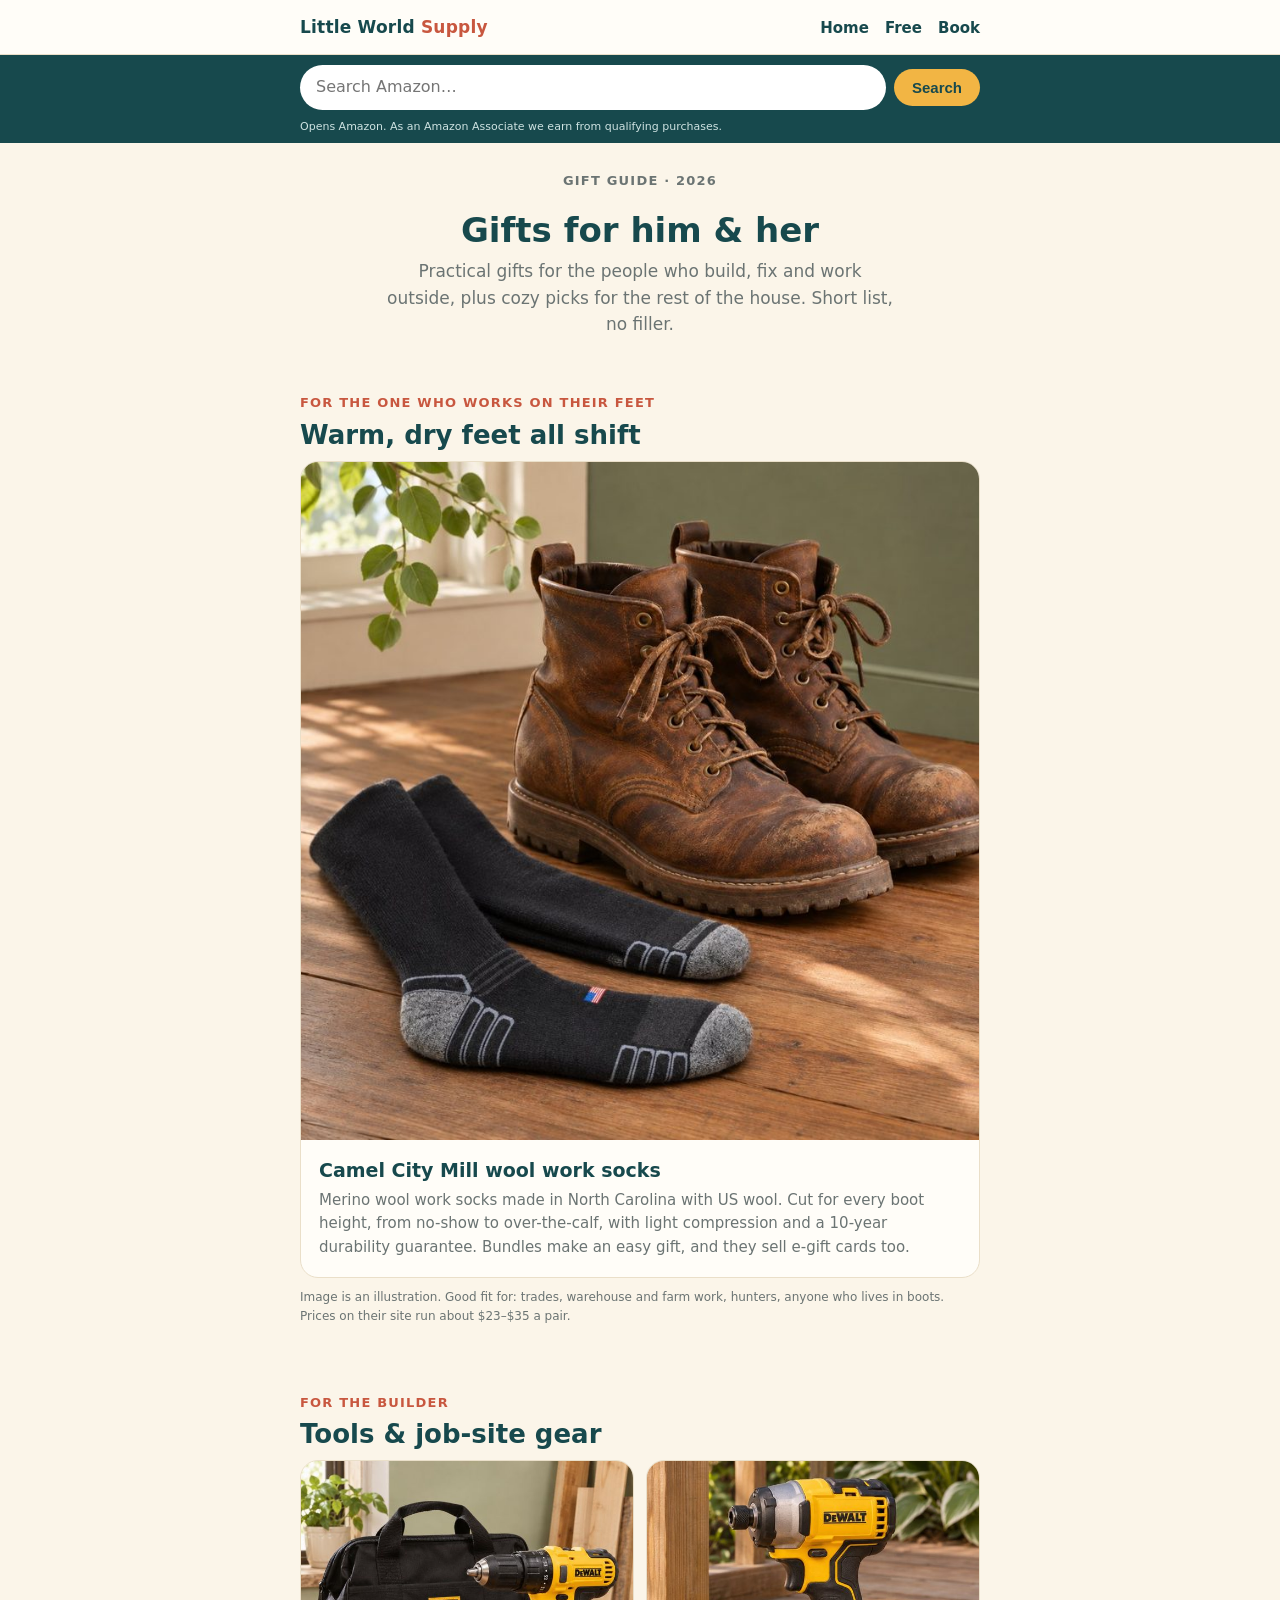
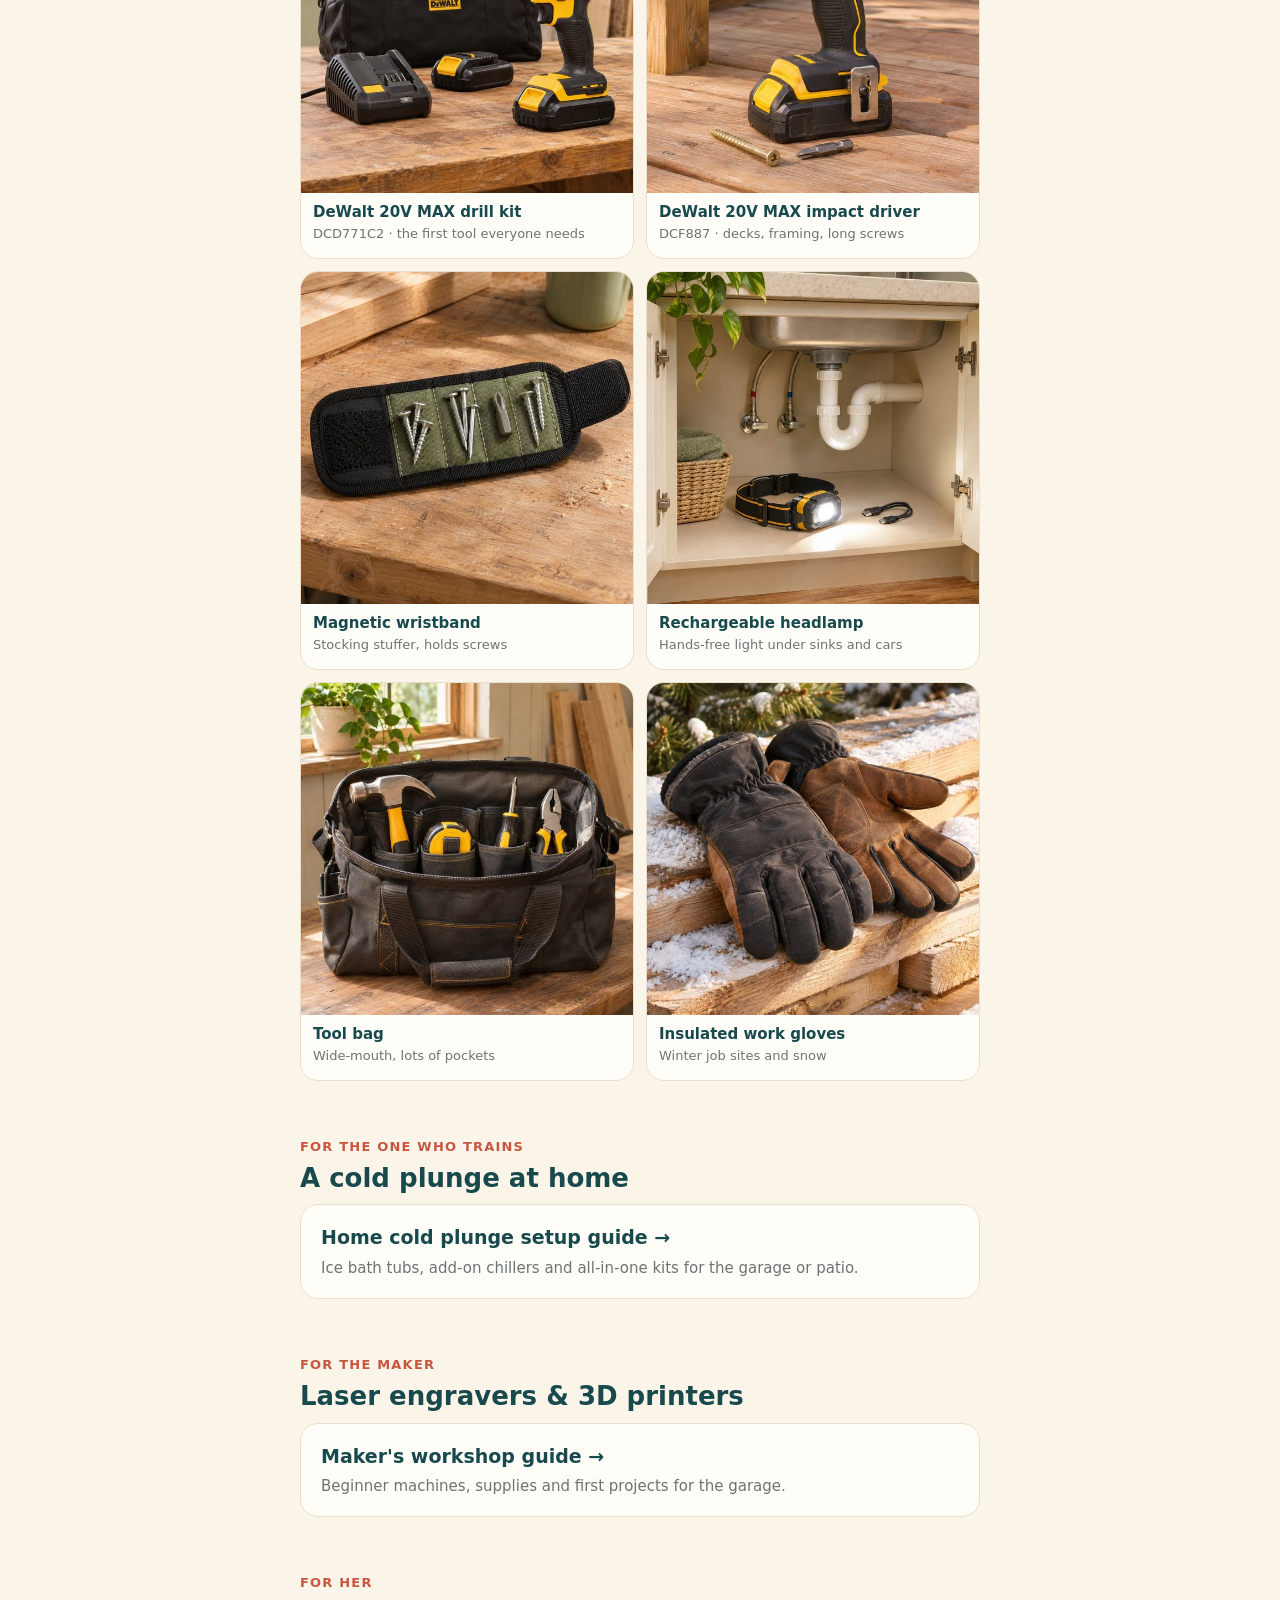
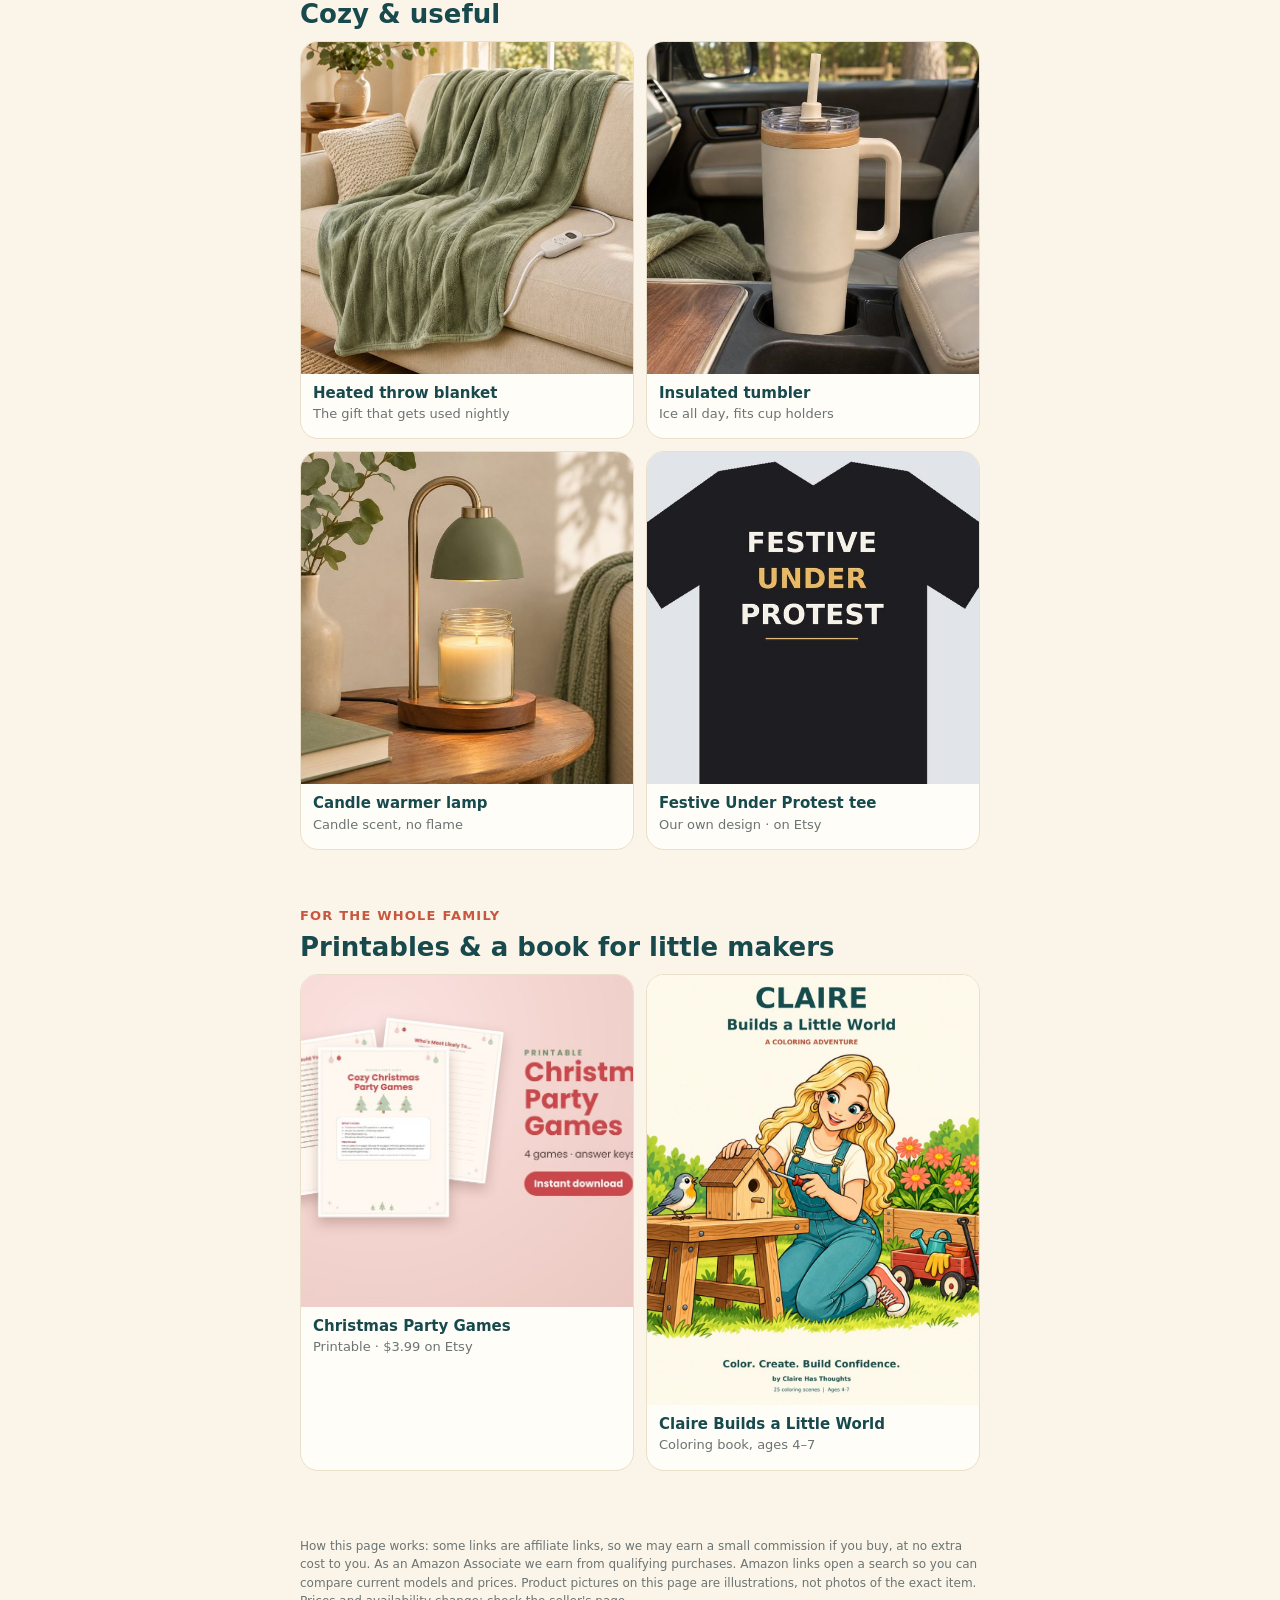
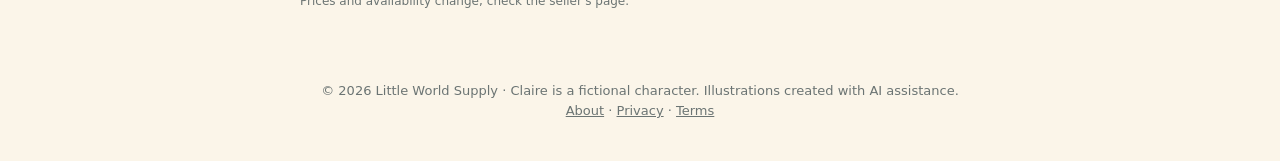
<file: gifts/index.html>
<!DOCTYPE html>
<html lang="en">
<head>
<meta charset="utf-8">
<meta name="viewport" content="width=device-width, initial-scale=1">
<title>Gifts for Him &amp; Her: Work Gear, Tools &amp; Cozy Picks · Little World Supply</title>
<meta name="description" content="A short, practical gift guide: made-in-USA wool work socks, cordless tools and job-site gear for the person who works with their hands, plus cozy picks for her and printables for the family.">
<meta property="og:title" content="Gifts for Him &amp; Her: Work Gear, Tools &amp; Cozy Picks">
<meta property="og:description" content="Practical gifts for people who build, fix and work outside, plus cozy picks and family printables.">
<link rel="canonical" href="https://littleworldsupply.com/gifts/">
<link rel="stylesheet" href="../style.css">
</head>
<body>
<header class="top"><div class="wrap">
  <a class="brand" href="../">Little World <span>Supply</span></a>
  <nav><a href="../">Home</a><a href="../free/">Free</a><a href="../book/">Book</a></nav>
</div></header>
<form class="azsearch" action="https://www.amazon.com/s" method="get" target="_blank" rel="sponsored noopener" role="search">
  <div class="wrap"><label for="azq" class="sr">Search Amazon</label>
  <input id="azq" name="k" type="search" placeholder="Search Amazon…" autocomplete="off" required>
  <input type="hidden" name="tag" value="sutkostudio-20">
  <button type="submit">Search</button>
  <small>Opens Amazon. As an Amazon Associate we earn from qualifying purchases.</small></div>
</form>

<main class="wrap">
  <div class="hero">
    <p class="eyebrow">Gift guide · 2026</p>
    <h1>Gifts for him &amp; her</h1>
    <p>Practical gifts for the people who build, fix and work outside, plus cozy picks for the rest of the house. Short list, no filler.</p>
  </div>

  <section id="work">
    <p class="eyebrow">For the one who works on their feet</p>
    <h2>Warm, dry feet all shift</h2>
    <a class="card" href="https://camelcitymill.com/" target="_blank" rel="noopener" style="padding:0;overflow:hidden">
      <img src="../img/gift-socks.jpg" alt="Illustration: black wool work socks next to leather work boots" style="display:block;width:100%;height:auto">
      <div style="padding:16px 18px 18px">
        <h3>Camel City Mill wool work socks</h3>
        <p>Merino wool work socks made in North Carolina with US wool. Cut for every boot height, from no-show to over-the-calf, with light compression and a 10-year durability guarantee. Bundles make an easy gift, and they sell e-gift cards too.</p>
      </div>
    </a>
    <p class="disclose">Image is an illustration. Good fit for: trades, warehouse and farm work, hunters, anyone who lives in boots. Prices on their site run about $23–$35 a pair.</p>
  </section>

  <section id="tools">
    <p class="eyebrow">For the builder</p>
    <h2>Tools &amp; job-site gear</h2>
    <div class="grid">
      <a class="item" href="https://www.amazon.com/s?k=dewalt+dcd771c2+drill+driver+kit&amp;tag=sutkostudio-20" target="_blank" rel="sponsored noopener"><div class="ph"><img src="../img/gift-drill.jpg" alt="Illustration: DeWalt-style 20V cordless drill kit with batteries, charger and bag" loading="lazy"></div><div class="body"><h3>DeWalt 20V MAX drill kit</h3><p>DCD771C2 · the first tool everyone needs</p></div></a>
      <a class="item" href="https://www.amazon.com/s?k=dewalt+dcf887+impact+driver&amp;tag=sutkostudio-20" target="_blank" rel="sponsored noopener"><div class="ph"><img src="../img/gift-impact.jpg" alt="Illustration: DeWalt-style 20V impact driver with a deck screw" loading="lazy"></div><div class="body"><h3>DeWalt 20V MAX impact driver</h3><p>DCF887 · decks, framing, long screws</p></div></a>
      <a class="item" href="https://www.amazon.com/s?k=magnetic+wristband+for+holding+screws&amp;tag=sutkostudio-20" target="_blank" rel="sponsored noopener"><div class="ph"><img src="../img/gift-wristband.jpg" alt="Illustration: magnetic wristband holding screws and a bit" loading="lazy"></div><div class="body"><h3>Magnetic wristband</h3><p>Stocking stuffer, holds screws</p></div></a>
      <a class="item" href="https://www.amazon.com/s?k=rechargeable+led+headlamp&amp;tag=sutkostudio-20" target="_blank" rel="sponsored noopener"><div class="ph"><img src="../img/gift-headlamp.jpg" alt="Illustration: rechargeable headlamp lighting a cabinet under a sink" loading="lazy"></div><div class="body"><h3>Rechargeable headlamp</h3><p>Hands-free light under sinks and cars</p></div></a>
      <a class="item" href="https://www.amazon.com/s?k=contractor+tool+bag&amp;tag=sutkostudio-20" target="_blank" rel="sponsored noopener"><div class="ph"><img src="../img/gift-toolbag.jpg" alt="Illustration: open tool bag full of hand tools" loading="lazy"></div><div class="body"><h3>Tool bag</h3><p>Wide-mouth, lots of pockets</p></div></a>
      <a class="item" href="https://www.amazon.com/s?k=insulated+work+gloves&amp;tag=sutkostudio-20" target="_blank" rel="sponsored noopener"><div class="ph"><img src="../img/gift-gloves.jpg" alt="Illustration: insulated work gloves on snowy lumber" loading="lazy"></div><div class="body"><h3>Insulated work gloves</h3><p>Winter job sites and snow</p></div></a>
    </div>
  </section>

  <section id="recovery">
    <p class="eyebrow">For the one who trains</p>
    <h2>A cold plunge at home</h2>
    <a class="card" href="../cold-plunge/"><h3>Home cold plunge setup guide &rarr;</h3><p>Ice bath tubs, add-on chillers and all-in-one kits for the garage or patio.</p></a>
  </section>

  <section id="maker">
    <p class="eyebrow">For the maker</p>
    <h2>Laser engravers &amp; 3D printers</h2>
    <a class="card" href="../maker/"><h3>Maker's workshop guide &rarr;</h3><p>Beginner machines, supplies and first projects for the garage.</p></a>
  </section>

  <section id="her">
    <p class="eyebrow">For her</p>
    <h2>Cozy &amp; useful</h2>
    <div class="grid">
      <a class="item" href="https://www.amazon.com/s?k=heated+throw+blanket&amp;tag=sutkostudio-20" target="_blank" rel="sponsored noopener"><div class="ph"><img src="../img/gift-blanket.jpg" alt="Illustration: heated throw blanket with controller on a couch" loading="lazy"></div><div class="body"><h3>Heated throw blanket</h3><p>The gift that gets used nightly</p></div></a>
      <a class="item" href="https://www.amazon.com/s?k=insulated+tumbler+with+handle+40+oz&amp;tag=sutkostudio-20" target="_blank" rel="sponsored noopener"><div class="ph"><img src="../img/gift-tumbler.jpg" alt="Illustration: insulated tumbler with handle in a car cup holder" loading="lazy"></div><div class="body"><h3>Insulated tumbler</h3><p>Ice all day, fits cup holders</p></div></a>
      <a class="item" href="https://www.amazon.com/s?k=candle+warmer+lamp&amp;tag=sutkostudio-20" target="_blank" rel="sponsored noopener"><div class="ph"><img src="../img/gift-candle-warmer.jpg" alt="Illustration: candle warmer lamp over a jar candle" loading="lazy"></div><div class="body"><h3>Candle warmer lamp</h3><p>Candle scent, no flame</p></div></a>
      <a class="item" href="https://www.etsy.com/listing/4619294654/festive-under-protest-graphic-t-shirt" target="_blank" rel="noopener"><div class="ph"><img src="../img/festive-under-protest.jpg" alt="Black t-shirt reading Festive Under Protest" loading="lazy"></div><div class="body"><h3>Festive Under Protest tee</h3><p>Our own design · on Etsy</p></div></a>
    </div>
  </section>

  <section id="family">
    <p class="eyebrow">For the whole family</p>
    <h2>Printables &amp; a book for little makers</h2>
    <div class="grid">
      <a class="item" href="https://www.etsy.com/listing/4623926202/christmas-party-games-printable-bundle" target="_blank" rel="noopener"><div class="ph"><img src="../img/christmas-party-games.jpg" alt="Printable Cozy Christmas Party Games" loading="lazy"></div><div class="body"><h3>Christmas Party Games</h3><p>Printable · $3.99 on Etsy</p></div></a>
      <a class="item" href="../book/"><div class="ph"><img src="../img/cover.jpg" alt="Cover of Claire Builds a Little World" loading="lazy"></div><div class="body"><h3>Claire Builds a Little World</h3><p>Coloring book, ages 4–7</p></div></a>
    </div>
  </section>

  <section>
    <p class="disclose">How this page works: some links are affiliate links, so we may earn a small commission if you buy, at no extra cost to you. As an Amazon Associate we earn from qualifying purchases. Amazon links open a search so you can compare current models and prices. Product pictures on this page are illustrations, not photos of the exact item. Prices and availability change; check the seller's page.</p>
  </section>
</main>

<footer><div class="wrap">© 2026 Little World Supply · Claire is a fictional character. Illustrations created with AI assistance.<br>
  <a href="../about/">About</a> · <a href="../privacy/">Privacy</a> · <a href="../terms/">Terms</a>
</div></footer>
</body>
</html>
</file>
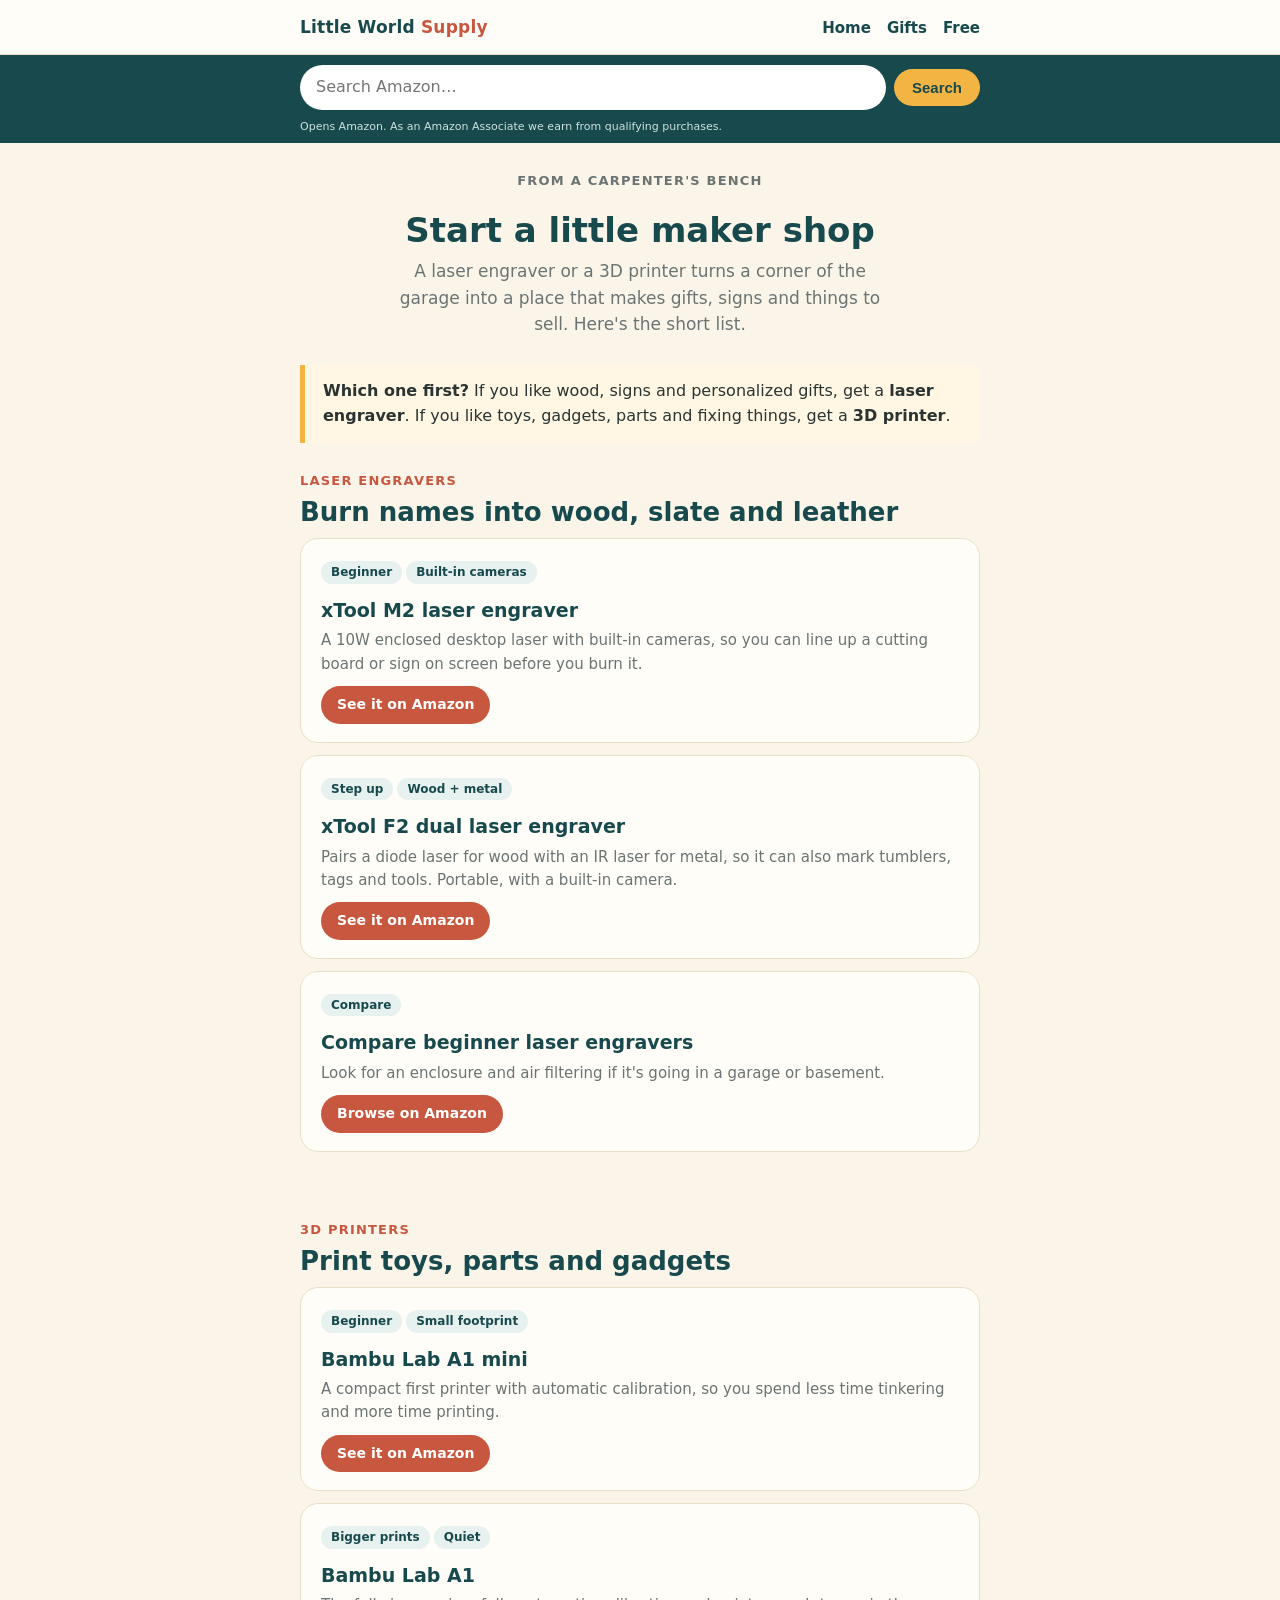
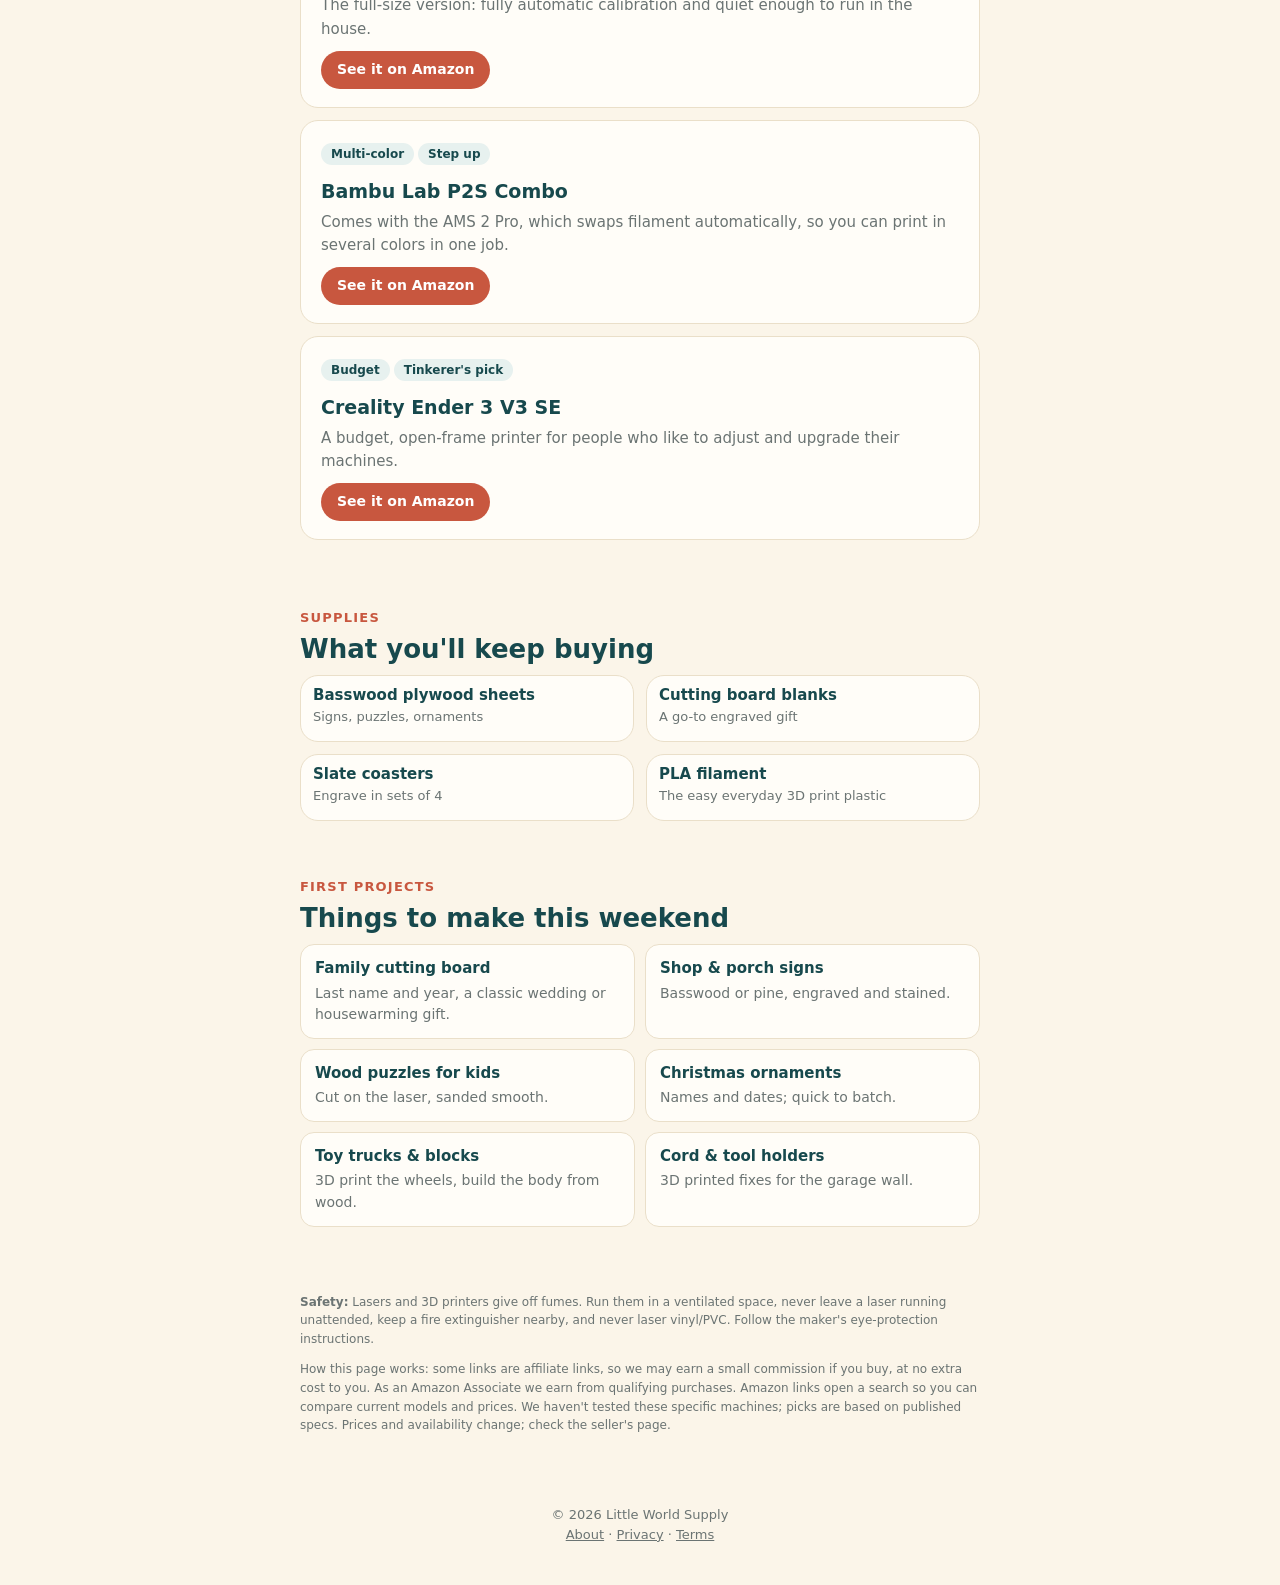
<file: maker/index.html>
<!DOCTYPE html>
<html lang="en">
<head>
<meta charset="utf-8">
<meta name="viewport" content="width=device-width, initial-scale=1">
<title>Maker's Workshop: Beginner Laser Engravers, 3D Printers &amp; Project Ideas · Little World Supply</title>
<meta name="description" content="A carpenter's short list for a home maker shop: beginner laser engravers and 3D printers, the supplies you'll burn through, and easy first projects like engraved cutting boards, signs and wood toys.">
<meta property="og:title" content="Maker's Workshop: Laser Engravers, 3D Printers &amp; Project Ideas">
<meta property="og:description" content="Beginner machines, supplies and first projects for a garage maker shop.">
<link rel="canonical" href="https://littleworldsupply.com/maker/">
<link rel="stylesheet" href="../style.css">
<style>
.pick{display:block;background:var(--paper);border:1px solid #eadfc9;border-radius:var(--radius);padding:18px 20px;text-decoration:none;color:inherit;margin-bottom:12px}
.pick h3{margin:0 0 4px;color:var(--teal);font-size:19px}
.pick p{margin:0 0 10px;color:var(--muted);font-size:15px}
.pick .go{display:inline-block;background:var(--coral);color:#fff;font-weight:800;font-size:14px;border-radius:99px;padding:8px 16px}
.tags{margin:0 0 8px}
.tags span{display:inline-block;font-size:12px;font-weight:800;color:var(--teal);background:#e7f1ef;border-radius:99px;padding:2px 10px;margin:0 4px 4px 0}
.ideas{display:grid;grid-template-columns:1fr 1fr;gap:10px}
.ideas div{background:var(--paper);border:1px solid #eadfc9;border-radius:14px;padding:12px 14px;font-size:14px;color:var(--muted)}
.ideas b{display:block;color:var(--teal);font-size:15px;margin-bottom:2px}
.vs{background:#fff7e3;border-left:5px solid var(--sun);border-radius:0 12px 12px 0;padding:14px 18px;font-size:16px}
</style>
</head>
<body>
<header class="top"><div class="wrap">
  <a class="brand" href="../">Little World <span>Supply</span></a>
  <nav><a href="../">Home</a><a href="../gifts/">Gifts</a><a href="../free/">Free</a></nav>
</div></header>
<form class="azsearch" action="https://www.amazon.com/s" method="get" target="_blank" rel="sponsored noopener" role="search">
  <div class="wrap"><label for="azq" class="sr">Search Amazon</label>
  <input id="azq" name="k" type="search" placeholder="Search Amazon…" autocomplete="off" required>
  <input type="hidden" name="tag" value="sutkostudio-20">
  <button type="submit">Search</button>
  <small>Opens Amazon. As an Amazon Associate we earn from qualifying purchases.</small></div>
</form>

<main class="wrap">
  <div class="hero">
    <p class="eyebrow">From a carpenter's bench</p>
    <h1>Start a little maker shop</h1>
    <p>A laser engraver or a 3D printer turns a corner of the garage into a place that makes gifts, signs and things to sell. Here's the short list.</p>
  </div>

  <div class="vs">
    <b>Which one first?</b> If you like wood, signs and personalized gifts, get a <b>laser engraver</b>. If you like toys, gadgets, parts and fixing things, get a <b>3D printer</b>.
  </div>

  <section id="laser">
    <p class="eyebrow">Laser engravers</p>
    <h2>Burn names into wood, slate and leather</h2>
    <a class="pick" href="https://www.amazon.com/s?k=xTool+M2+10W+laser+engraver&amp;tag=sutkostudio-20" target="_blank" rel="sponsored noopener">
      <div class="tags"><span>Beginner</span><span>Built-in cameras</span></div>
      <h3>xTool M2 laser engraver</h3>
      <p>A 10W enclosed desktop laser with built-in cameras, so you can line up a cutting board or sign on screen before you burn it.</p>
      <span class="go">See it on Amazon</span>
    </a>
    <a class="pick" href="https://www.amazon.com/s?k=xTool+F2+dual+laser+engraver&amp;tag=sutkostudio-20" target="_blank" rel="sponsored noopener">
      <div class="tags"><span>Step up</span><span>Wood + metal</span></div>
      <h3>xTool F2 dual laser engraver</h3>
      <p>Pairs a diode laser for wood with an IR laser for metal, so it can also mark tumblers, tags and tools. Portable, with a built-in camera.</p>
      <span class="go">See it on Amazon</span>
    </a>
    <a class="pick" href="https://www.amazon.com/s?k=enclosed+laser+engraver+for+beginners&amp;tag=sutkostudio-20" target="_blank" rel="sponsored noopener">
      <div class="tags"><span>Compare</span></div>
      <h3>Compare beginner laser engravers</h3>
      <p>Look for an enclosure and air filtering if it's going in a garage or basement.</p>
      <span class="go">Browse on Amazon</span>
    </a>
  </section>

  <section id="printers">
    <p class="eyebrow">3D printers</p>
    <h2>Print toys, parts and gadgets</h2>
    <a class="pick" href="https://www.amazon.com/s?k=Bambu+Lab+A1+mini+3D+printer&amp;tag=sutkostudio-20" target="_blank" rel="sponsored noopener">
      <div class="tags"><span>Beginner</span><span>Small footprint</span></div>
      <h3>Bambu Lab A1 mini</h3>
      <p>A compact first printer with automatic calibration, so you spend less time tinkering and more time printing.</p>
      <span class="go">See it on Amazon</span>
    </a>
    <a class="pick" href="https://www.amazon.com/s?k=Bambu+Lab+A1+3D+printer&amp;tag=sutkostudio-20" target="_blank" rel="sponsored noopener">
      <div class="tags"><span>Bigger prints</span><span>Quiet</span></div>
      <h3>Bambu Lab A1</h3>
      <p>The full-size version: fully automatic calibration and quiet enough to run in the house.</p>
      <span class="go">See it on Amazon</span>
    </a>
    <a class="pick" href="https://www.amazon.com/s?k=Bambu+Lab+P2S+Combo+AMS&amp;tag=sutkostudio-20" target="_blank" rel="sponsored noopener">
      <div class="tags"><span>Multi-color</span><span>Step up</span></div>
      <h3>Bambu Lab P2S Combo</h3>
      <p>Comes with the AMS 2 Pro, which swaps filament automatically, so you can print in several colors in one job.</p>
      <span class="go">See it on Amazon</span>
    </a>
    <a class="pick" href="https://www.amazon.com/s?k=Creality+Ender+3+V3+SE&amp;tag=sutkostudio-20" target="_blank" rel="sponsored noopener">
      <div class="tags"><span>Budget</span><span>Tinkerer's pick</span></div>
      <h3>Creality Ender 3 V3 SE</h3>
      <p>A budget, open-frame printer for people who like to adjust and upgrade their machines.</p>
      <span class="go">See it on Amazon</span>
    </a>
  </section>

  <section id="supplies">
    <p class="eyebrow">Supplies</p>
    <h2>What you'll keep buying</h2>
    <div class="grid">
      <a class="item" href="https://www.amazon.com/s?k=basswood+plywood+sheets+for+laser&amp;tag=sutkostudio-20" target="_blank" rel="sponsored noopener"><div class="body"><h3>Basswood plywood sheets</h3><p>Signs, puzzles, ornaments</p></div></a>
      <a class="item" href="https://www.amazon.com/s?k=bamboo+cutting+board+blanks+bulk&amp;tag=sutkostudio-20" target="_blank" rel="sponsored noopener"><div class="body"><h3>Cutting board blanks</h3><p>A go-to engraved gift</p></div></a>
      <a class="item" href="https://www.amazon.com/s?k=blank+slate+coasters&amp;tag=sutkostudio-20" target="_blank" rel="sponsored noopener"><div class="body"><h3>Slate coasters</h3><p>Engrave in sets of 4</p></div></a>
      <a class="item" href="https://www.amazon.com/s?k=PLA+filament+1.75mm+variety+pack&amp;tag=sutkostudio-20" target="_blank" rel="sponsored noopener"><div class="body"><h3>PLA filament</h3><p>The easy everyday 3D print plastic</p></div></a>
    </div>
  </section>

  <section id="ideas">
    <p class="eyebrow">First projects</p>
    <h2>Things to make this weekend</h2>
    <div class="ideas">
      <div><b>Family cutting board</b>Last name and year, a classic wedding or housewarming gift.</div>
      <div><b>Shop &amp; porch signs</b>Basswood or pine, engraved and stained.</div>
      <div><b>Wood puzzles for kids</b>Cut on the laser, sanded smooth.</div>
      <div><b>Christmas ornaments</b>Names and dates; quick to batch.</div>
      <div><b>Toy trucks &amp; blocks</b>3D print the wheels, build the body from wood.</div>
      <div><b>Cord &amp; tool holders</b>3D printed fixes for the garage wall.</div>
    </div>
  </section>

  <section>
    <p class="disclose"><b>Safety:</b> Lasers and 3D printers give off fumes. Run them in a ventilated space, never leave a laser running unattended, keep a fire extinguisher nearby, and never laser vinyl/PVC. Follow the maker's eye-protection instructions.</p>
    <p class="disclose">How this page works: some links are affiliate links, so we may earn a small commission if you buy, at no extra cost to you. As an Amazon Associate we earn from qualifying purchases. Amazon links open a search so you can compare current models and prices. We haven't tested these specific machines; picks are based on published specs. Prices and availability change; check the seller's page.</p>
  </section>
</main>

<footer><div class="wrap">© 2026 Little World Supply<br>
  <a href="../about/">About</a> · <a href="../privacy/">Privacy</a> · <a href="../terms/">Terms</a>
</div></footer>
</body>
</html>
</file>
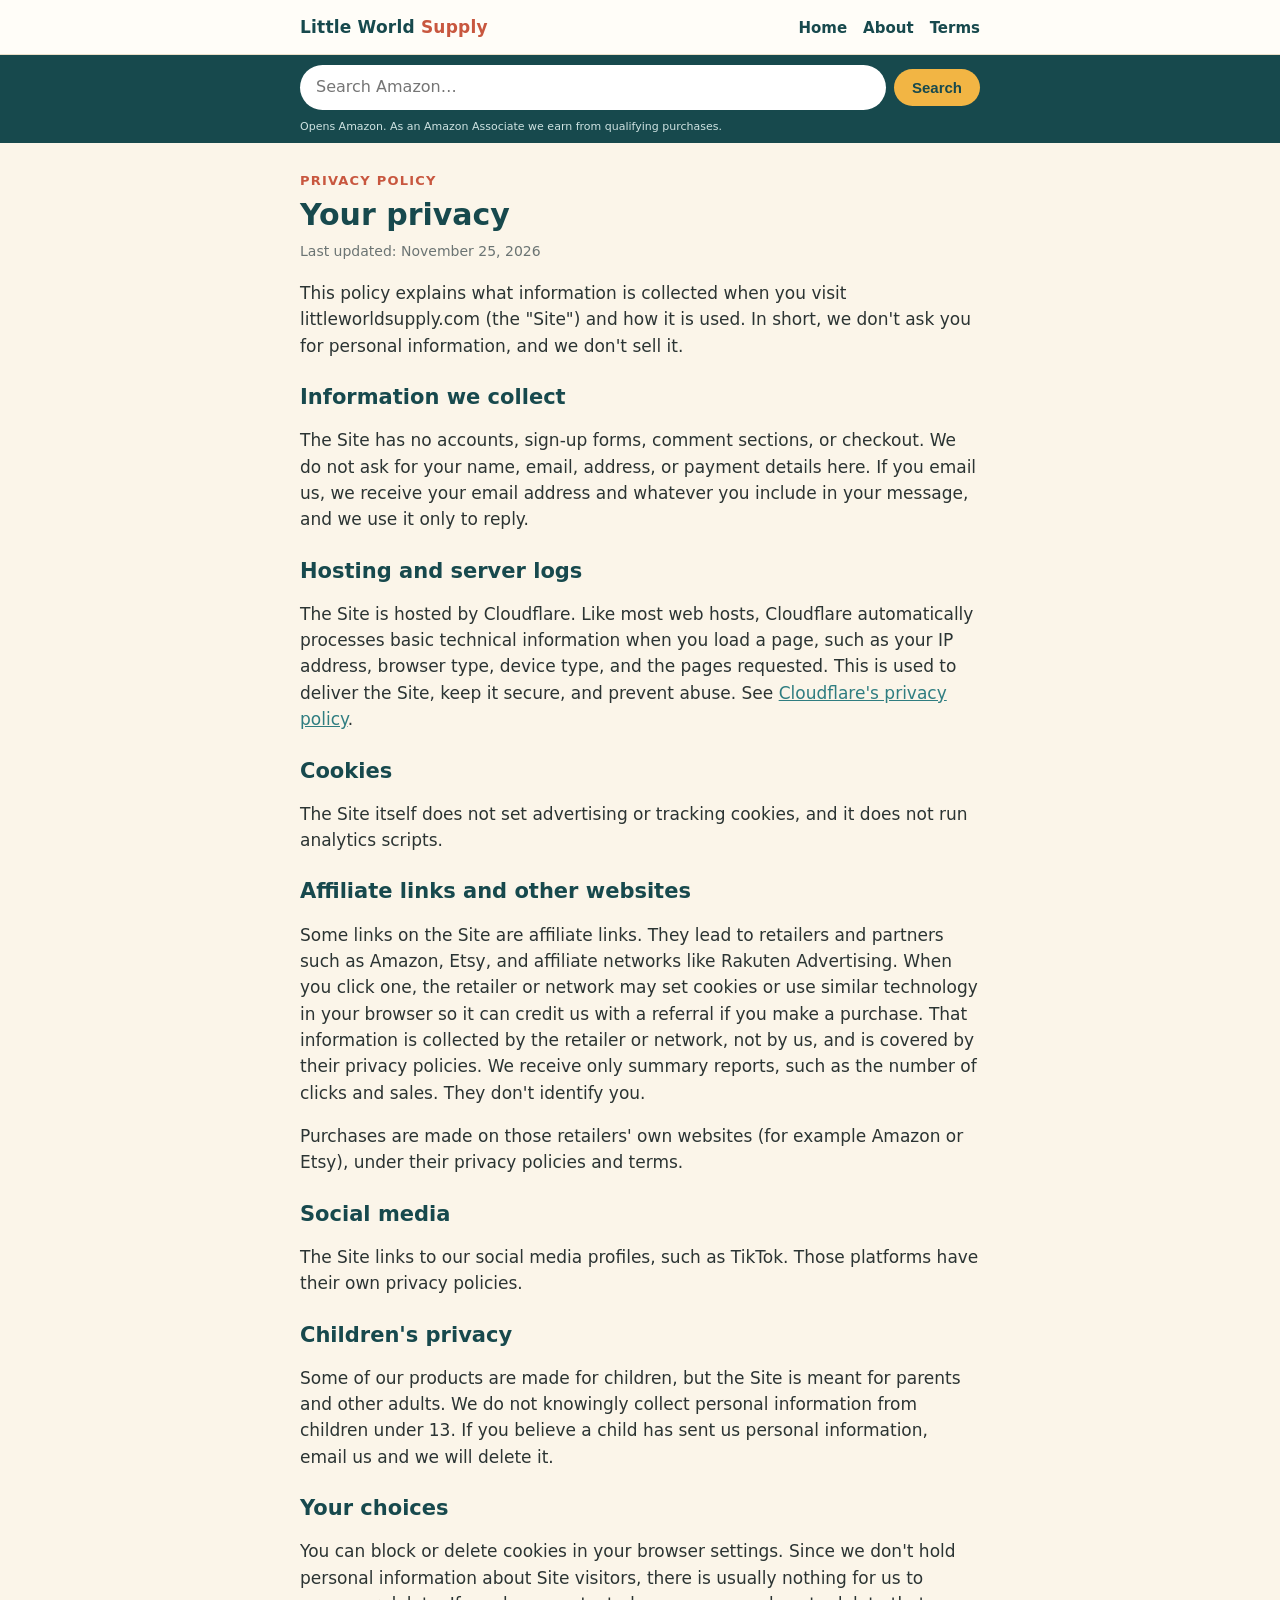
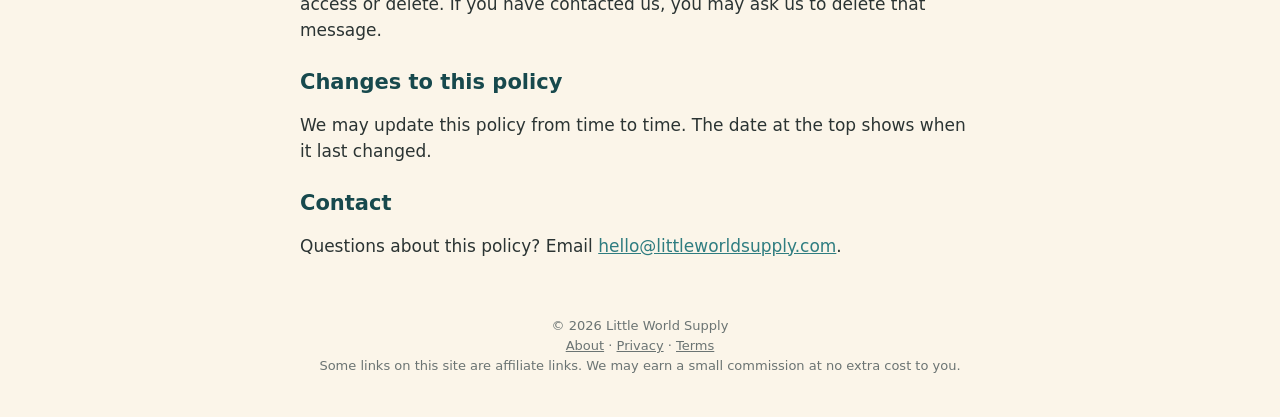
<file: privacy/index.html>
<!DOCTYPE html>
<html lang="en">
<head>
<meta charset="utf-8">
<meta name="viewport" content="width=device-width, initial-scale=1">
<title>Privacy Policy · Little World Supply</title>
<meta name="description" content="How Little World Supply handles your information, cookies, and affiliate links.">
<link rel="canonical" href="https://littleworldsupply.com/privacy/">
<link rel="stylesheet" href="../style.css">
</head>
<body>
<header class="top"><div class="wrap">
  <a class="brand" href="../">Little World <span>Supply</span></a>
  <nav><a href="../">Home</a><a href="../about/">About</a><a href="../terms/">Terms</a></nav>
</div></header>
<form class="azsearch" action="https://www.amazon.com/s" method="get" target="_blank" rel="sponsored noopener" role="search">
  <div class="wrap"><label for="azq" class="sr">Search Amazon</label>
  <input id="azq" name="k" type="search" placeholder="Search Amazon…" autocomplete="off" required>
  <input type="hidden" name="tag" value="sutkostudio-20">
  <button type="submit">Search</button>
  <small>Opens Amazon. As an Amazon Associate we earn from qualifying purchases.</small></div>
</form>

<main class="wrap page">
  <p class="eyebrow">Privacy policy</p>
  <h1>Your privacy</h1>
  <p class="updated">Last updated: November 25, 2026</p>

  <p>This policy explains what information is collected when you visit littleworldsupply.com (the "Site") and how it is used. In short, we don't ask you for personal information, and we don't sell it.</p>

  <h2>Information we collect</h2>
  <p>The Site has no accounts, sign-up forms, comment sections, or checkout. We do not ask for your name, email, address, or payment details here. If you email us, we receive your email address and whatever you include in your message, and we use it only to reply.</p>

  <h2>Hosting and server logs</h2>
  <p>The Site is hosted by Cloudflare. Like most web hosts, Cloudflare automatically processes basic technical information when you load a page, such as your IP address, browser type, device type, and the pages requested. This is used to deliver the Site, keep it secure, and prevent abuse. See <a href="https://www.cloudflare.com/privacypolicy/" target="_blank" rel="noopener">Cloudflare's privacy policy</a>.</p>

  <h2>Cookies</h2>
  <p>The Site itself does not set advertising or tracking cookies, and it does not run analytics scripts.</p>

  <h2>Affiliate links and other websites</h2>
  <p>Some links on the Site are affiliate links. They lead to retailers and partners such as Amazon, Etsy, and affiliate networks like Rakuten Advertising. When you click one, the retailer or network may set cookies or use similar technology in your browser so it can credit us with a referral if you make a purchase. That information is collected by the retailer or network, not by us, and is covered by their privacy policies. We receive only summary reports, such as the number of clicks and sales. They don't identify you.</p>
  <p>Purchases are made on those retailers' own websites (for example Amazon or Etsy), under their privacy policies and terms.</p>

  <h2>Social media</h2>
  <p>The Site links to our social media profiles, such as TikTok. Those platforms have their own privacy policies.</p>

  <h2>Children's privacy</h2>
  <p>Some of our products are made for children, but the Site is meant for parents and other adults. We do not knowingly collect personal information from children under 13. If you believe a child has sent us personal information, email us and we will delete it.</p>

  <h2>Your choices</h2>
  <p>You can block or delete cookies in your browser settings. Since we don't hold personal information about Site visitors, there is usually nothing for us to access or delete. If you have contacted us, you may ask us to delete that message.</p>

  <h2>Changes to this policy</h2>
  <p>We may update this policy from time to time. The date at the top shows when it last changed.</p>

  <h2>Contact</h2>
  <p>Questions about this policy? Email <a href="mailto:hello@littleworldsupply.com">hello@littleworldsupply.com</a>.</p>
</main>

<footer><div class="wrap">
  © 2026 Little World Supply<br>
  <a href="../about/">About</a> · <a href="../privacy/">Privacy</a> · <a href="../terms/">Terms</a><br>
  Some links on this site are affiliate links. We may earn a small commission at no extra cost to you.
</div></footer>
</body>
</html>
</file>
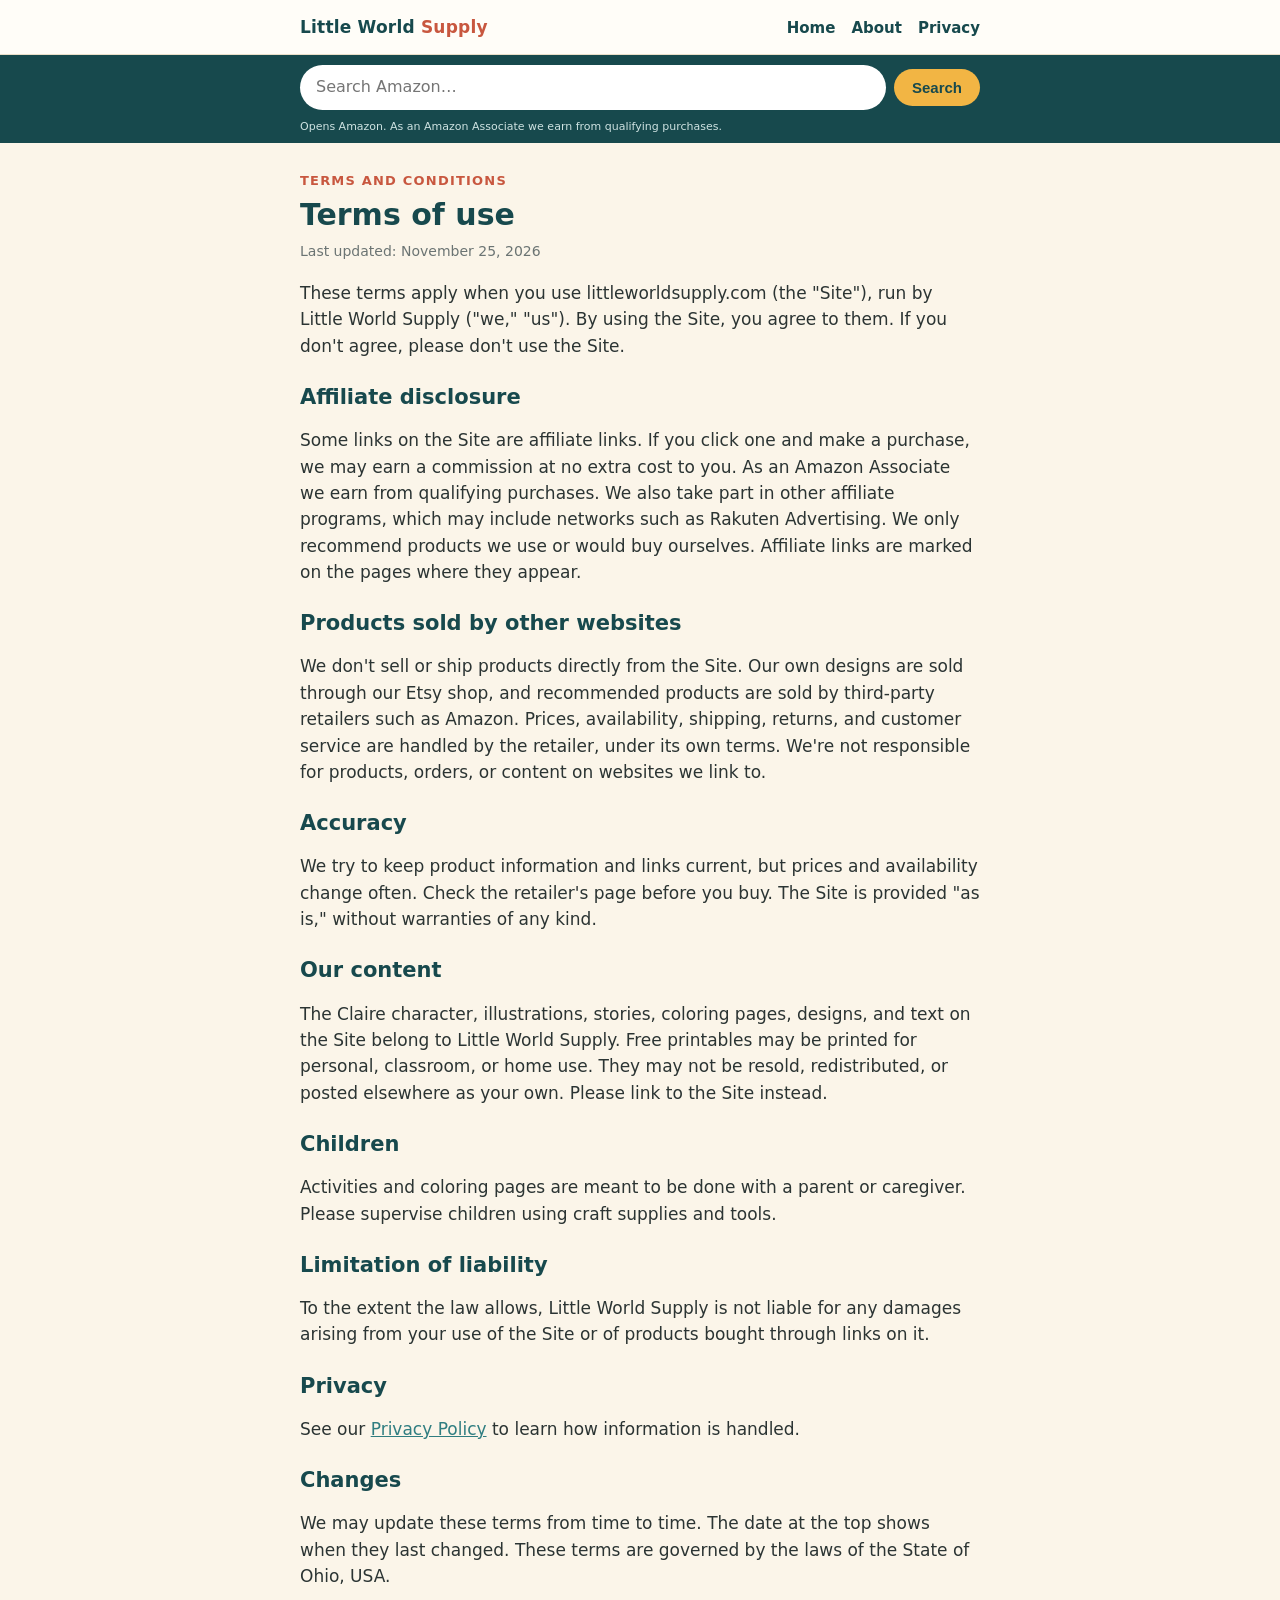
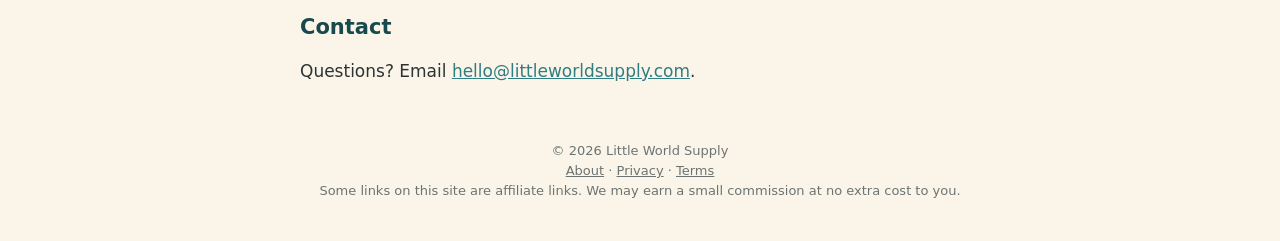
<file: terms/index.html>
<!DOCTYPE html>
<html lang="en">
<head>
<meta charset="utf-8">
<meta name="viewport" content="width=device-width, initial-scale=1">
<title>Terms and Conditions · Little World Supply</title>
<meta name="description" content="Terms and conditions for using littleworldsupply.com, including our affiliate disclosure.">
<link rel="canonical" href="https://littleworldsupply.com/terms/">
<link rel="stylesheet" href="../style.css">
</head>
<body>
<header class="top"><div class="wrap">
  <a class="brand" href="../">Little World <span>Supply</span></a>
  <nav><a href="../">Home</a><a href="../about/">About</a><a href="../privacy/">Privacy</a></nav>
</div></header>
<form class="azsearch" action="https://www.amazon.com/s" method="get" target="_blank" rel="sponsored noopener" role="search">
  <div class="wrap"><label for="azq" class="sr">Search Amazon</label>
  <input id="azq" name="k" type="search" placeholder="Search Amazon…" autocomplete="off" required>
  <input type="hidden" name="tag" value="sutkostudio-20">
  <button type="submit">Search</button>
  <small>Opens Amazon. As an Amazon Associate we earn from qualifying purchases.</small></div>
</form>

<main class="wrap page">
  <p class="eyebrow">Terms and conditions</p>
  <h1>Terms of use</h1>
  <p class="updated">Last updated: November 25, 2026</p>

  <p>These terms apply when you use littleworldsupply.com (the "Site"), run by Little World Supply ("we," "us"). By using the Site, you agree to them. If you don't agree, please don't use the Site.</p>

  <h2>Affiliate disclosure</h2>
  <p>Some links on the Site are affiliate links. If you click one and make a purchase, we may earn a commission at no extra cost to you. As an Amazon Associate we earn from qualifying purchases. We also take part in other affiliate programs, which may include networks such as Rakuten Advertising. We only recommend products we use or would buy ourselves. Affiliate links are marked on the pages where they appear.</p>

  <h2>Products sold by other websites</h2>
  <p>We don't sell or ship products directly from the Site. Our own designs are sold through our Etsy shop, and recommended products are sold by third-party retailers such as Amazon. Prices, availability, shipping, returns, and customer service are handled by the retailer, under its own terms. We're not responsible for products, orders, or content on websites we link to.</p>

  <h2>Accuracy</h2>
  <p>We try to keep product information and links current, but prices and availability change often. Check the retailer's page before you buy. The Site is provided "as is," without warranties of any kind.</p>

  <h2>Our content</h2>
  <p>The Claire character, illustrations, stories, coloring pages, designs, and text on the Site belong to Little World Supply. Free printables may be printed for personal, classroom, or home use. They may not be resold, redistributed, or posted elsewhere as your own. Please link to the Site instead.</p>

  <h2>Children</h2>
  <p>Activities and coloring pages are meant to be done with a parent or caregiver. Please supervise children using craft supplies and tools.</p>

  <h2>Limitation of liability</h2>
  <p>To the extent the law allows, Little World Supply is not liable for any damages arising from your use of the Site or of products bought through links on it.</p>

  <h2>Privacy</h2>
  <p>See our <a href="../privacy/">Privacy Policy</a> to learn how information is handled.</p>

  <h2>Changes</h2>
  <p>We may update these terms from time to time. The date at the top shows when they last changed. These terms are governed by the laws of the State of Ohio, USA.</p>

  <h2>Contact</h2>
  <p>Questions? Email <a href="mailto:hello@littleworldsupply.com">hello@littleworldsupply.com</a>.</p>
</main>

<footer><div class="wrap">
  © 2026 Little World Supply<br>
  <a href="../about/">About</a> · <a href="../privacy/">Privacy</a> · <a href="../terms/">Terms</a><br>
  Some links on this site are affiliate links. We may earn a small commission at no extra cost to you.
</div></footer>
</body>
</html>
</file>
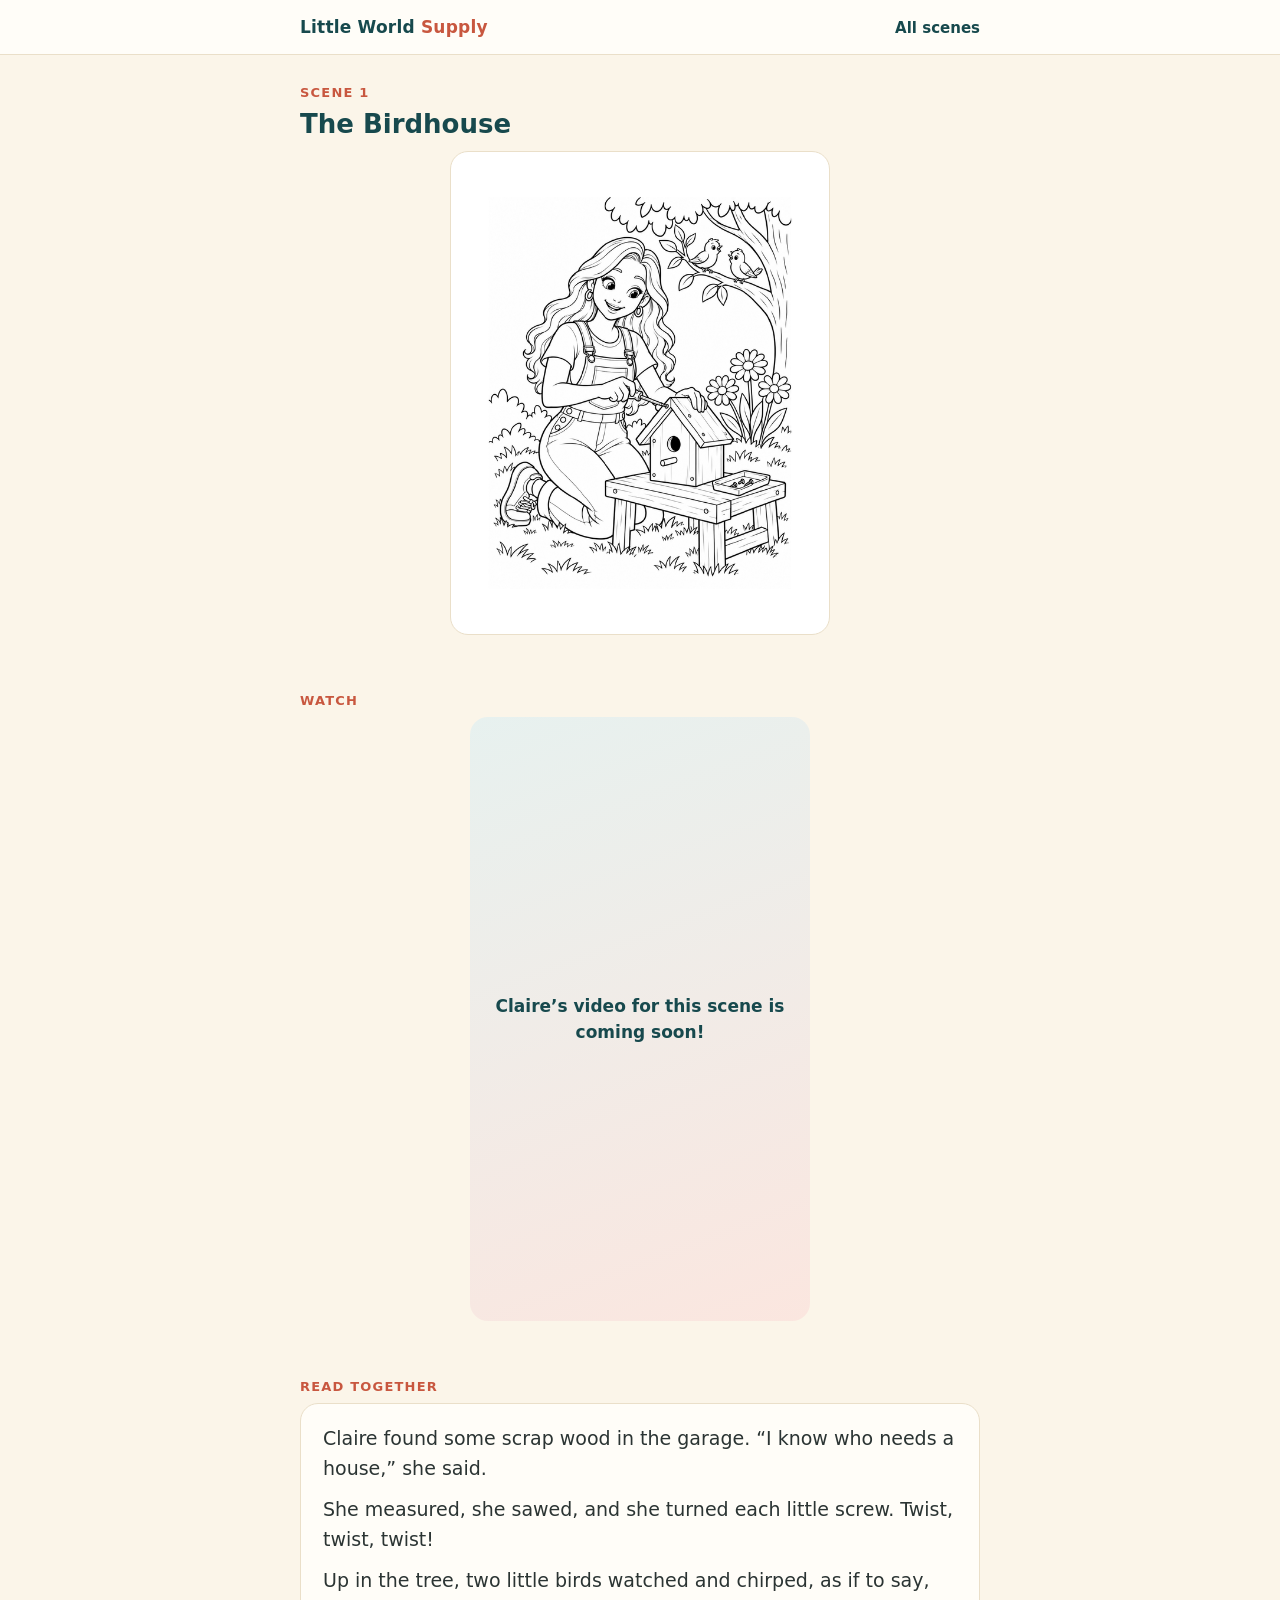
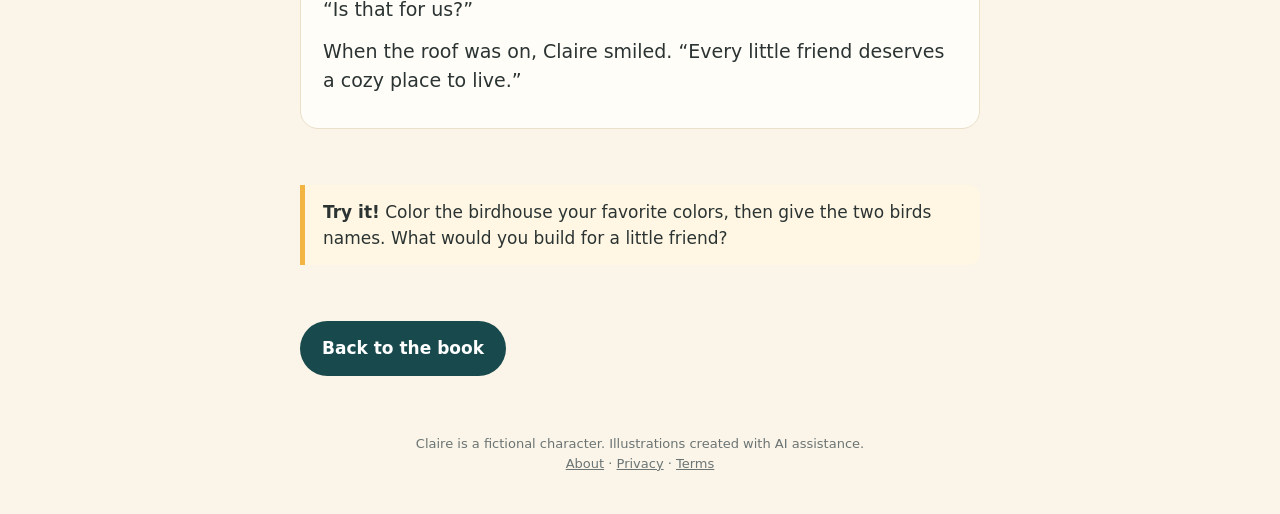
<file: s/1/index.html>
<!DOCTYPE html>
<html lang="en">
<head>
<meta charset="utf-8">
<meta name="viewport" content="width=device-width, initial-scale=1">
<title>Scene 1 · The Birdhouse · Claire Builds a Little World</title>
<meta name="description" content="A short read-aloud story and at-home challenge for Scene 1 of Claire Builds a Little World.">
<link rel="canonical" href="https://littleworldsupply.com/s/1/">
<link rel="stylesheet" href="../../style.css">
</head>
<body>
<header class="top"><div class="wrap">
  <a class="brand" href="../../">Little World <span>Supply</span></a>
  <nav><a href="../../book/#stories">All scenes</a></nav>
</div></header>

<main class="wrap">
  <section>
    <p class="eyebrow">Scene 1</p>
    <h2>The Birdhouse</h2>
    <div class="scene-art">
      <img src="../../img/scene1-birdhouse.png" alt="Coloring page: Claire building a wooden birdhouse while two birds watch from a tree">
    </div>
  </section>

  <section>
    <p class="eyebrow">Watch</p>
    <div class="video">Claire’s video for this scene is coming soon!</div>
  </section>

  <section>
    <p class="eyebrow">Read together</p>
    <div class="story">
      <p>Claire found some scrap wood in the garage. “I know who needs a house,” she said.</p>
      <p>She measured, she sawed, and she turned each little screw. Twist, twist, twist!</p>
      <p>Up in the tree, two little birds watched and chirped, as if to say, “Is that for us?”</p>
      <p>When the roof was on, Claire smiled. “Every little friend deserves a cozy place to live.”</p>
    </div>
  </section>

  <section>
    <div class="try">
      <strong>Try it!</strong> Color the birdhouse your favorite colors, then give the two birds names. What would you build for a little friend?
    </div>
  </section>

  <section class="pager">
    <a class="btn" href="../../book/">Back to the book</a>
  </section>
</main>

<footer><div class="wrap">Claire is a fictional character. Illustrations created with AI assistance.<br>
  <a href="../../about/">About</a> · <a href="../../privacy/">Privacy</a> · <a href="../../terms/">Terms</a>
</div></footer>
</body>
</html>
</file>
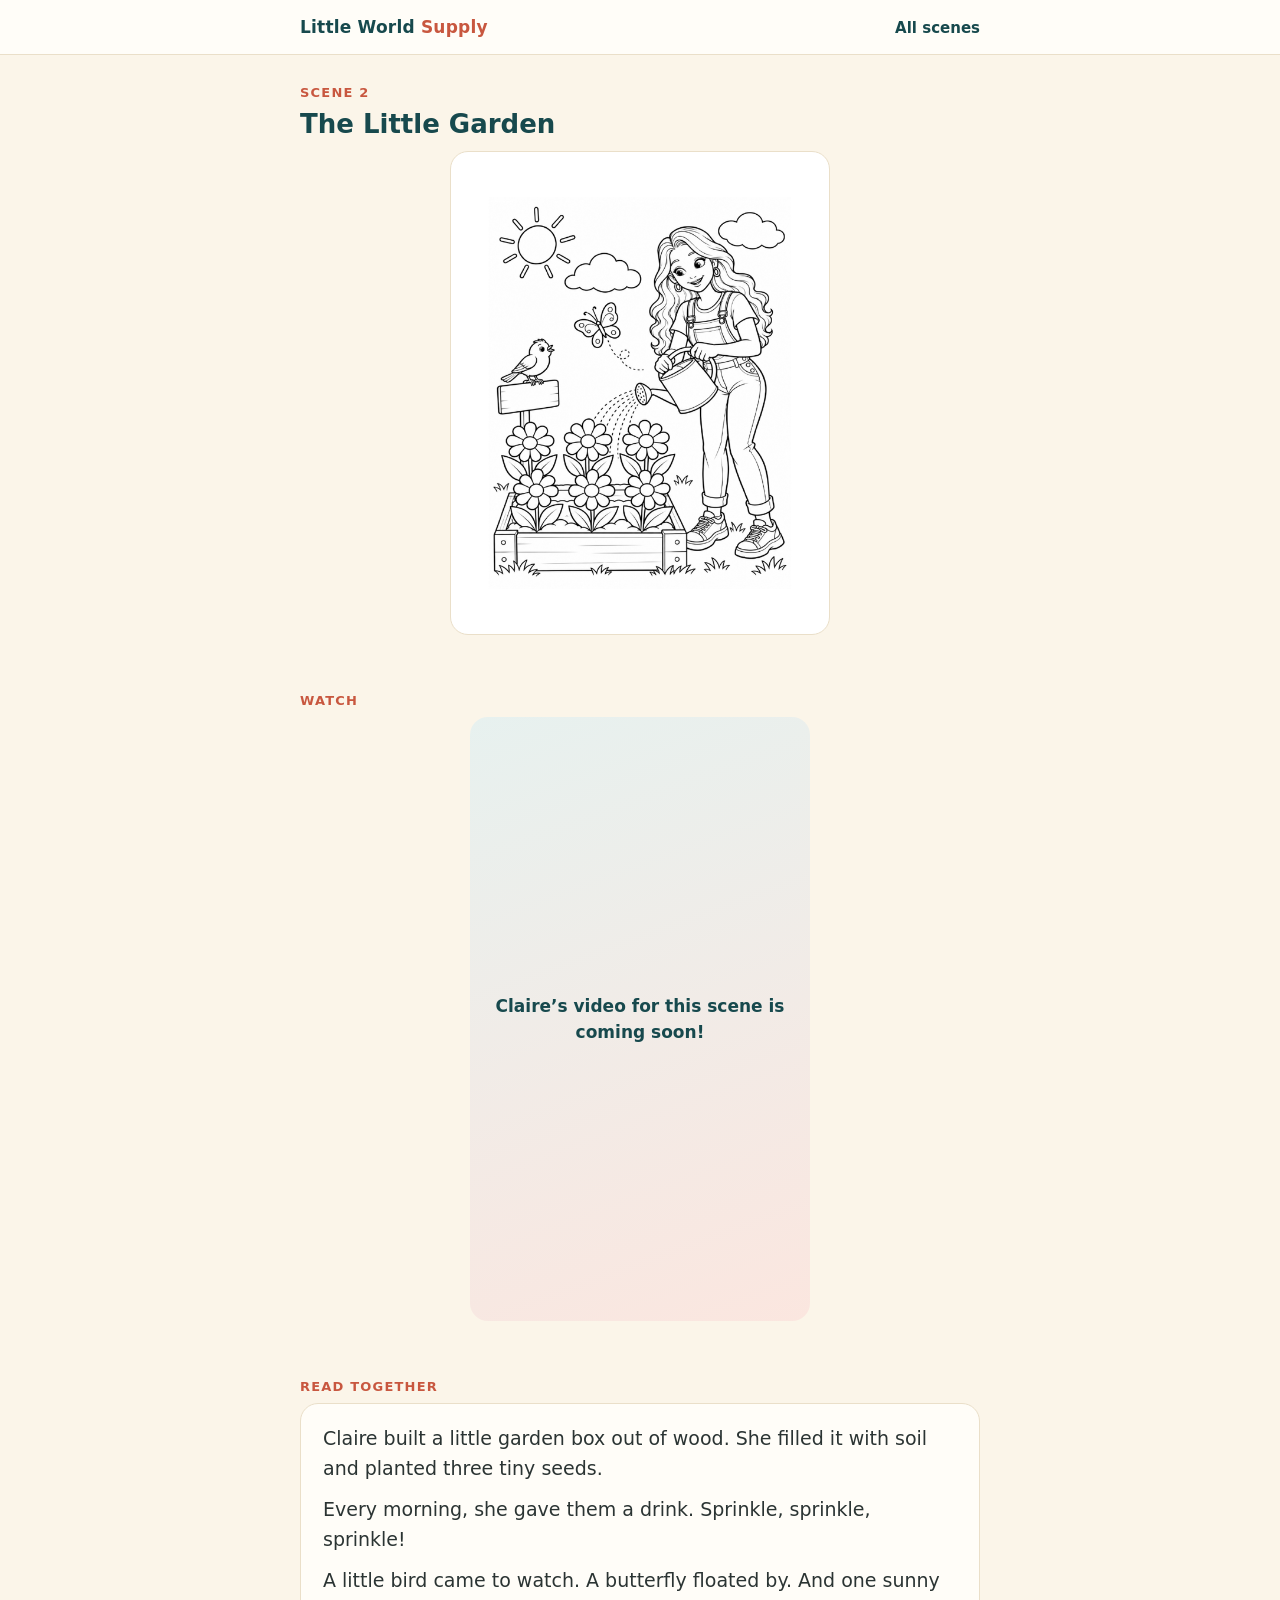
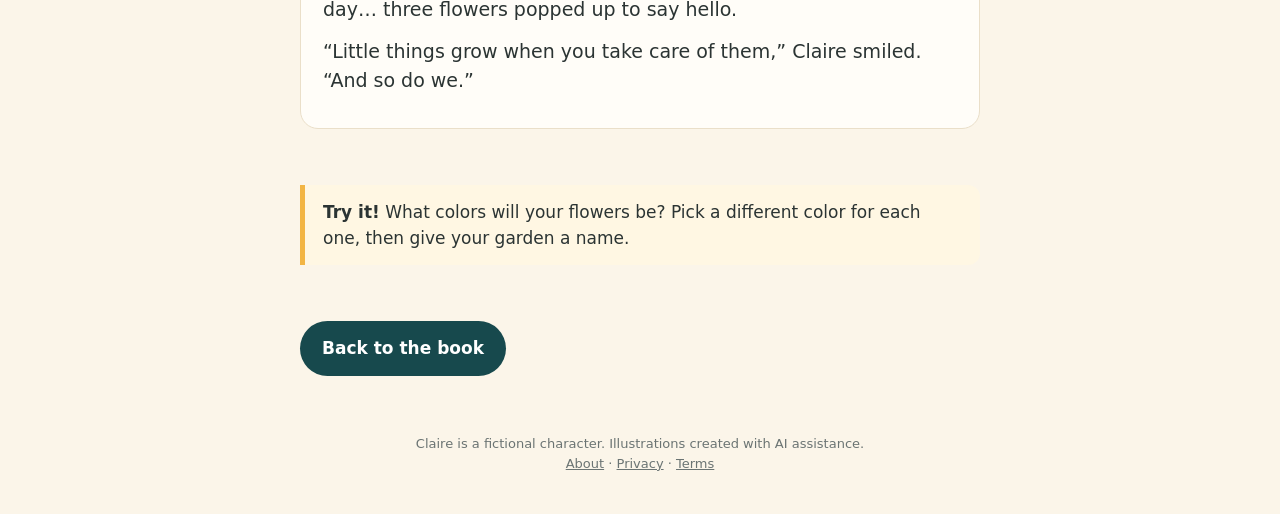
<file: s/2/index.html>
<!DOCTYPE html>
<html lang="en">
<head>
<meta charset="utf-8">
<meta name="viewport" content="width=device-width, initial-scale=1">
<title>Scene 2 · The Little Garden · Claire Builds a Little World</title>
<meta name="description" content="A short read-aloud story and at-home challenge for Scene 2 of Claire Builds a Little World.">
<link rel="canonical" href="https://littleworldsupply.com/s/2/">
<link rel="stylesheet" href="../../style.css">
</head>
<body>
<header class="top"><div class="wrap">
  <a class="brand" href="../../">Little World <span>Supply</span></a>
  <nav><a href="../../book/#stories">All scenes</a></nav>
</div></header>

<main class="wrap">
  <section>
    <p class="eyebrow">Scene 2</p>
    <h2>The Little Garden</h2>
    <div class="scene-art">
      <img src="../../img/scene2-garden.png" alt="Coloring page: Claire watering a flower bed while a bird and butterfly watch">
    </div>
  </section>

  <section>
    <p class="eyebrow">Watch</p>
    <div class="video">Claire’s video for this scene is coming soon!</div>
  </section>

  <section>
    <p class="eyebrow">Read together</p>
    <div class="story">
      <p>Claire built a little garden box out of wood. She filled it with soil and planted three tiny seeds.</p>
      <p>Every morning, she gave them a drink. Sprinkle, sprinkle, sprinkle!</p>
      <p>A little bird came to watch. A butterfly floated by. And one sunny day… three flowers popped up to say hello.</p>
      <p>“Little things grow when you take care of them,” Claire smiled. “And so do we.”</p>
    </div>
  </section>

  <section>
    <div class="try">
      <strong>Try it!</strong> What colors will your flowers be? Pick a different color for each one, then give your garden a name.
    </div>
  </section>

  <section class="pager">
    <a class="btn" href="../../book/">Back to the book</a>
  </section>
</main>

<footer><div class="wrap">Claire is a fictional character. Illustrations created with AI assistance.<br>
  <a href="../../about/">About</a> · <a href="../../privacy/">Privacy</a> · <a href="../../terms/">Terms</a>
</div></footer>
</body>
</html>
</file>
<file: style.css>
:root{
  --cream:#fbf5e9; --paper:#fffdf8; --teal:#17494d; --teal-soft:#2f7d80;
  --coral:#c8573f; --sun:#f2b544; --ink:#2b3433; --muted:#6b7473;
  --radius:18px;
}
*{box-sizing:border-box}
html{-webkit-text-size-adjust:100%}
body{margin:0;background:var(--cream);color:var(--ink);
  font-family:"Nunito","Trebuchet MS",system-ui,sans-serif;font-size:17px;line-height:1.55}
img{max-width:100%;display:block}
a{color:var(--teal-soft)}
.wrap{max-width:720px;margin:0 auto;padding:0 20px}

.top{padding:14px 0;border-bottom:1px solid #eadfc9;background:var(--paper)}
.top .wrap{display:flex;align-items:center;justify-content:space-between}
.brand{font-weight:800;color:var(--teal);text-decoration:none;letter-spacing:.2px}
.brand span{color:var(--coral)}
.top nav a{margin-left:16px;text-decoration:none;font-weight:700;font-size:15px;color:var(--teal)}

.hero{padding:28px 0 8px;text-align:center}
.hero h1{font-size:34px;line-height:1.15;color:var(--teal);margin:0 0 8px}
.hero p{color:var(--muted);margin:0 auto 20px;max-width:30em}
.cover{border-radius:var(--radius);box-shadow:0 12px 30px rgba(23,73,77,.18);margin:0 auto;width:100%;max-width:420px}

.eyebrow{font-size:13px;font-weight:800;letter-spacing:1.2px;text-transform:uppercase;color:var(--coral);margin:0 0 6px}
section{padding:28px 0}
h2{font-size:26px;color:var(--teal);margin:0 0 10px;line-height:1.2}

.cards{display:grid;gap:14px}
.card{display:block;background:var(--paper);border:1px solid #eadfc9;border-radius:var(--radius);
  padding:18px 20px;text-decoration:none;color:inherit}
.card h3{margin:0 0 4px;color:var(--teal);font-size:19px}
.card p{margin:0;color:var(--muted);font-size:15px}
.card .soon{display:inline-block;margin-top:8px;font-size:12px;font-weight:800;color:var(--coral);
  background:#fbe6df;border-radius:99px;padding:2px 10px}

.btn{display:inline-block;background:var(--teal);color:#fff;text-decoration:none;font-weight:800;
  padding:14px 22px;border-radius:99px}
.btn.alt{background:var(--coral)}

.scene-art{background:#fff;border-radius:var(--radius);padding:12px;border:1px solid #eadfc9;max-width:380px;margin:0 auto}
.video{aspect-ratio:9/16;max-width:340px;margin:0 auto;border-radius:var(--radius);
  background:linear-gradient(160deg,#e7f1ef,#fbe6df);display:grid;place-items:center;text-align:center;
  color:var(--teal);font-weight:700;padding:20px}
.story{background:var(--paper);border-radius:var(--radius);padding:20px 22px;border:1px solid #eadfc9;font-size:19px}
.story p{margin:0 0 12px}
.try{border-left:5px solid var(--sun);background:#fff7e3;padding:14px 18px;border-radius:0 12px 12px 0}
.pager{display:flex;justify-content:space-between;gap:10px}

footer{padding:30px 0 40px;color:var(--muted);font-size:13px;text-align:center}

/* Shop / picks */
.grid{display:grid;grid-template-columns:1fr 1fr;gap:12px}
.item{background:var(--paper);border:1px solid #eadfc9;border-radius:var(--radius);overflow:hidden;
  text-decoration:none;color:inherit;display:flex;flex-direction:column}
.item .ph{aspect-ratio:1/1;background:linear-gradient(150deg,#e7f1ef,#fbe6df);display:grid;place-items:center;
  font-size:34px}
.item .ph img{width:100%;height:100%;object-fit:cover}
.item .body{padding:10px 12px 14px}
.item h3{font-size:15px;margin:0 0 2px;color:var(--teal);line-height:1.25}
.item p{font-size:13px;margin:0;color:var(--muted)}
.feature{display:grid;grid-template-columns:110px 1fr;gap:14px;align-items:center}
.feature img{border-radius:12px;box-shadow:0 6px 16px rgba(23,73,77,.15)}
.disclose{font-size:12px;color:var(--muted);margin-top:10px}

/* Text pages (about, privacy, terms) */
.page{padding:28px 20px 10px}
.page h1{font-size:30px;line-height:1.2;color:var(--teal);margin:0 0 12px}
.page h2{font-size:21px;margin:26px 0 8px}
.page ul{padding-left:22px}
.page li{margin-bottom:8px}
.updated{font-size:14px;color:var(--muted);margin-top:-4px}
footer a{color:var(--muted)}

/* Amazon search bar (top of every page) */
.azsearch{background:var(--teal);padding:10px 0 8px}
.azsearch .wrap{display:flex;flex-wrap:wrap;gap:8px;align-items:center}
.azsearch input[type=search]{flex:1;min-width:0;border:0;border-radius:99px;padding:10px 16px;font:inherit;font-size:16px}
.azsearch button{border:0;border-radius:99px;background:var(--sun);color:var(--teal);font-weight:800;padding:10px 18px;font-size:15px;cursor:pointer}
.azsearch small{flex-basis:100%;color:#cfe3e2;font-size:11px}
.sr{position:absolute;width:1px;height:1px;overflow:hidden;clip:rect(0 0 0 0)}
</file>
